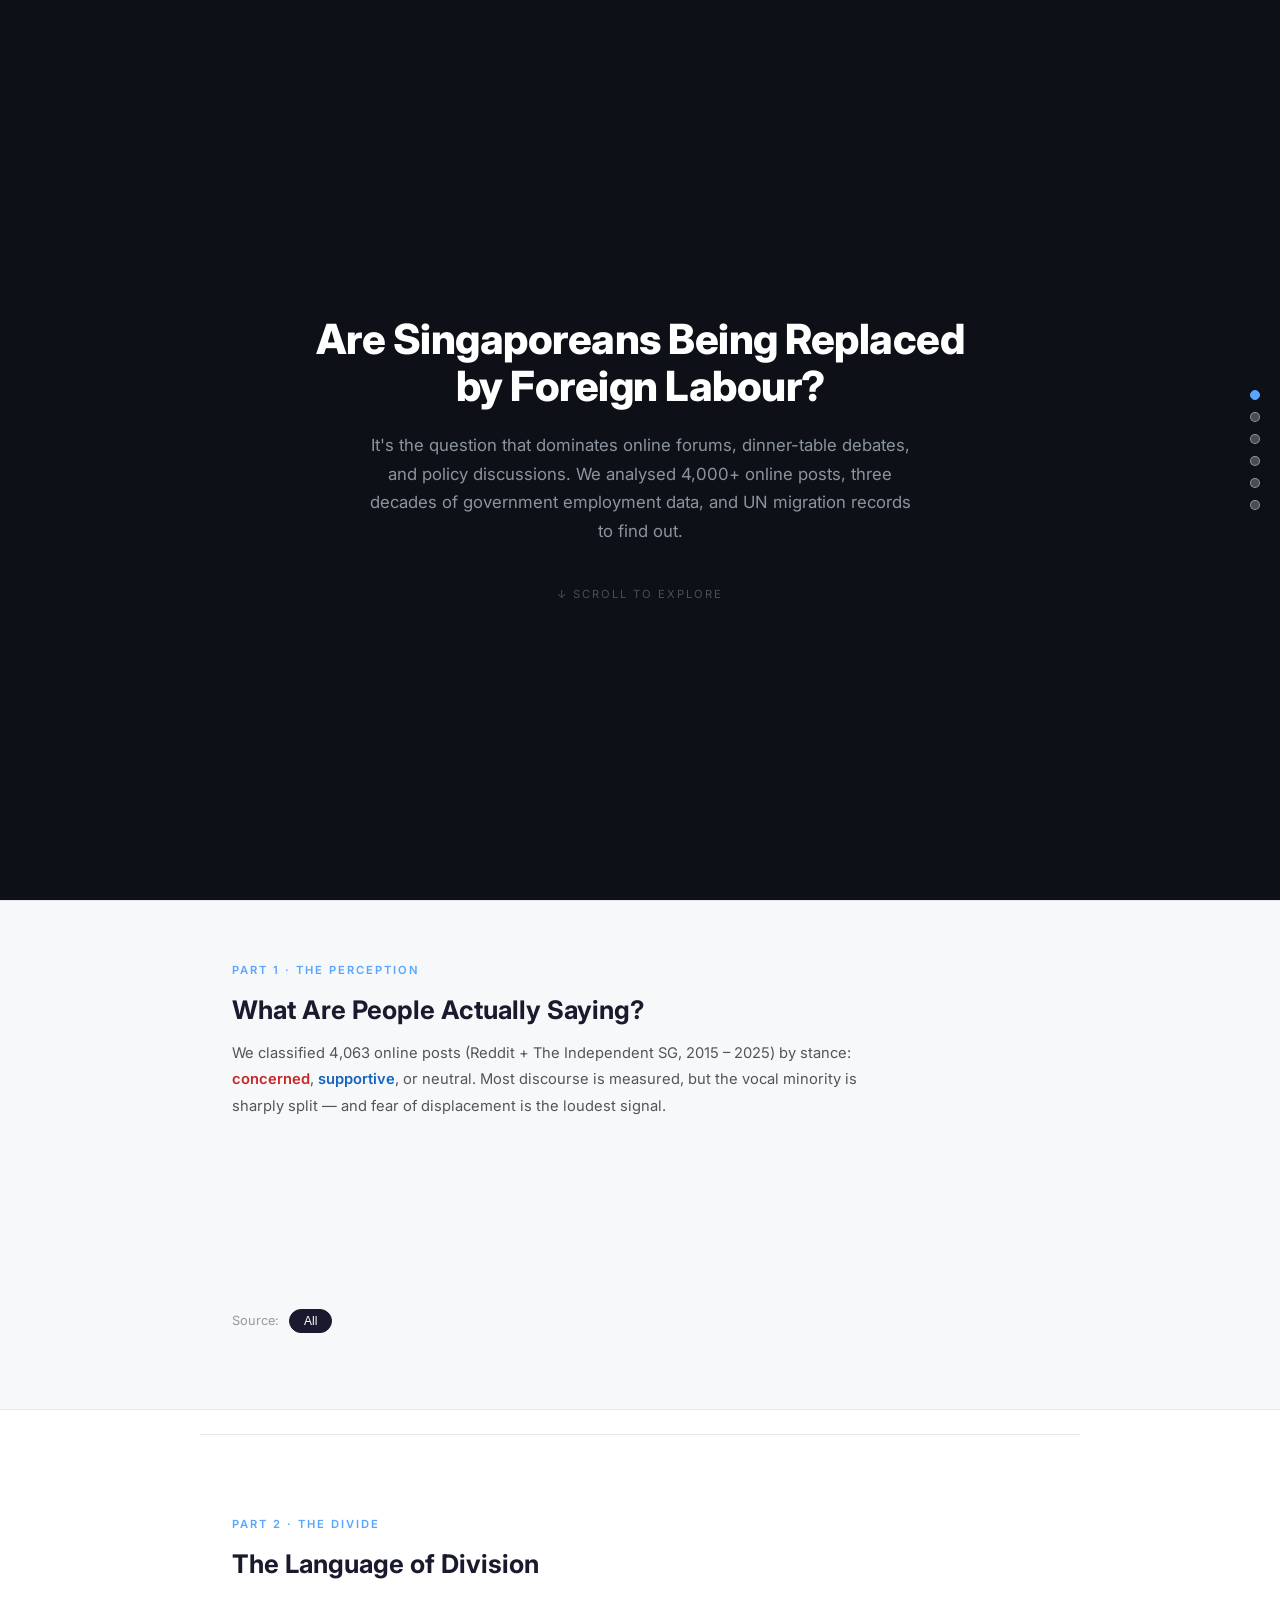
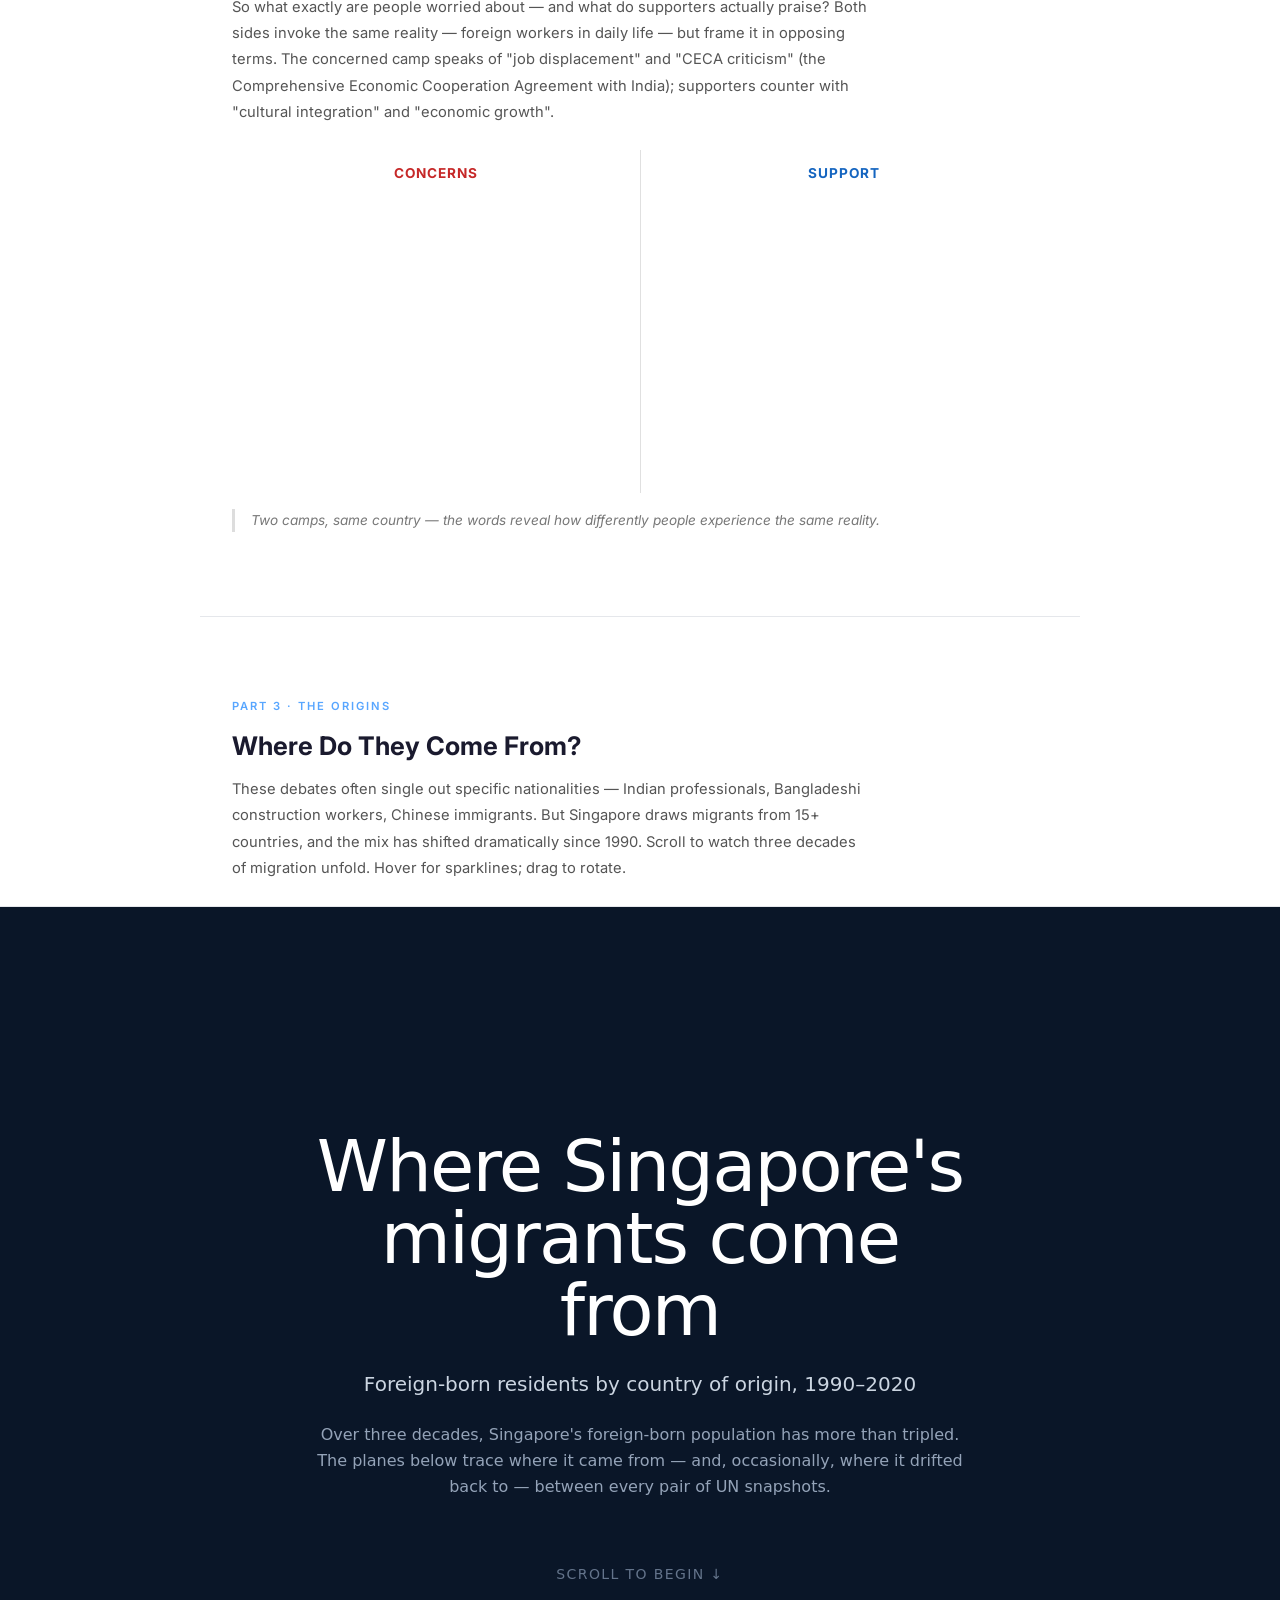
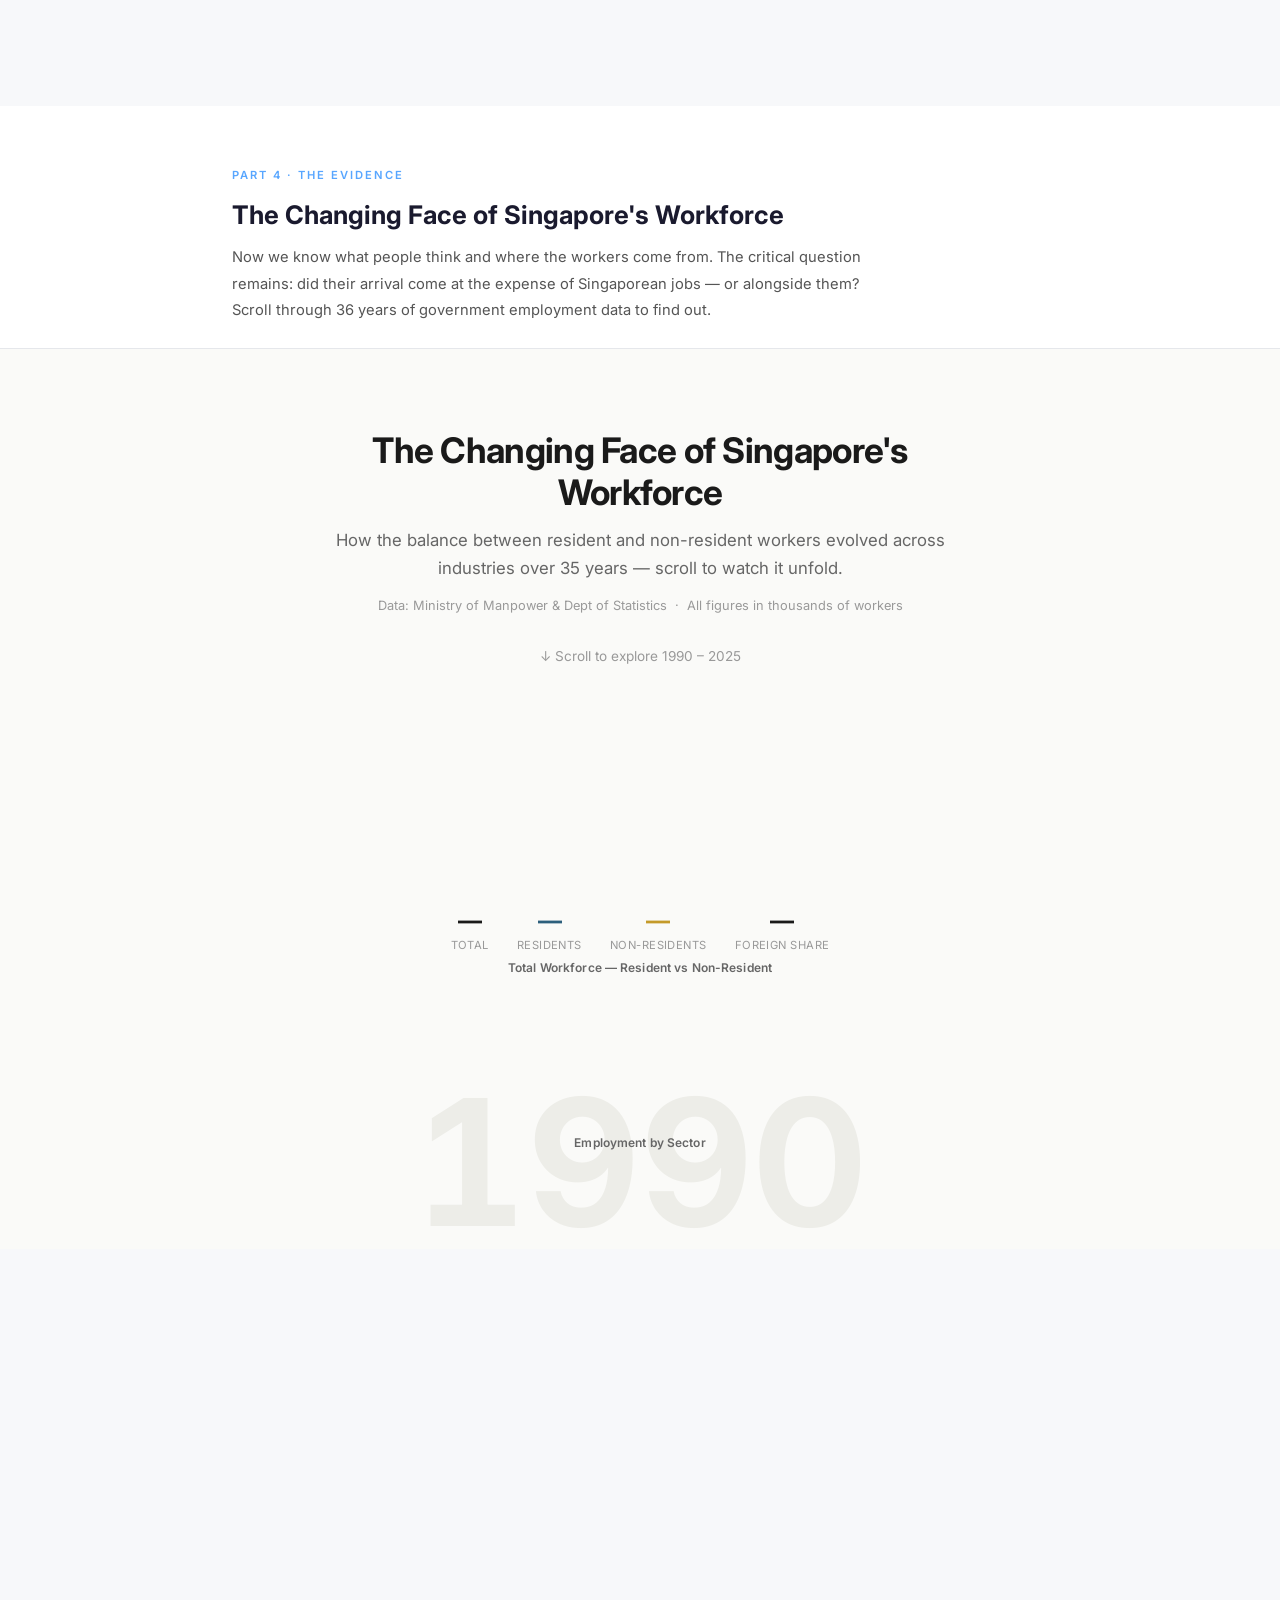
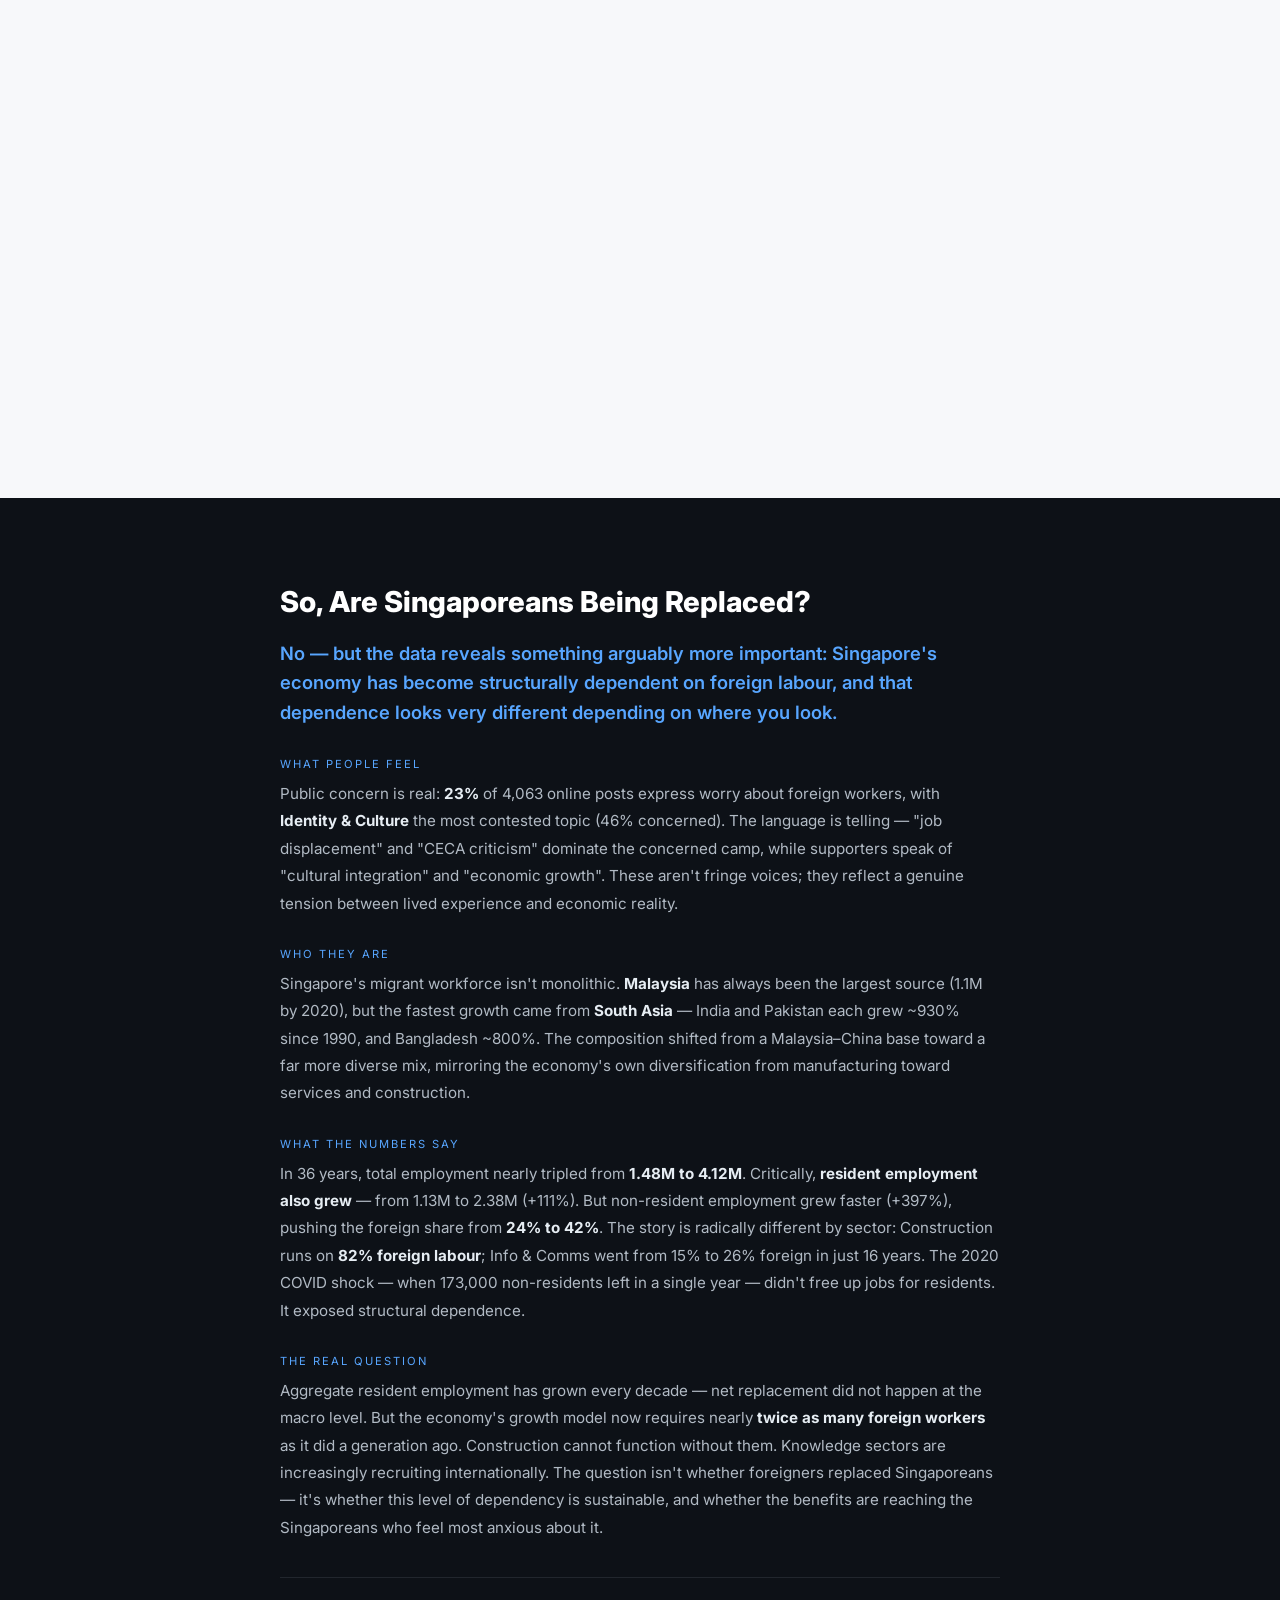
<file: index.html>
<!DOCTYPE html>
<html lang="en">
<head>
<meta charset="utf-8">
<meta name="viewport" content="width=device-width, initial-scale=1">
<title>Are Singaporeans Being Replaced by Foreign Labour?</title>
<link rel="preconnect" href="https://fonts.googleapis.com">
<link href="https://fonts.googleapis.com/css2?family=Inter:wght@300;400;500;600;700;800&display=swap" rel="stylesheet">
<script src="https://d3js.org/d3.v7.min.js"></script>
<script src="content.js"></script>
<style>
  * { margin: 0; padding: 0; box-sizing: border-box; }
  html, body {
    overscroll-behavior: none;          /* prevent browser bounce */
  }
  body {
    font-family: 'Inter', -apple-system, sans-serif;
    color: #1a1a2e;
    background: #fff;
    line-height: 1.7;
    -webkit-font-smoothing: antialiased;
  }

  /* ── HERO ── */
  .hero {
    min-height: 100vh;
    display: flex;
    flex-direction: column;
    align-items: center;
    justify-content: center;
    background: #0d1117;
    color: #e6edf3;
    text-align: center;
    padding: 60px 24px;
  }
  .hero-overline {
    font-size: 0.7rem;
    letter-spacing: 3px;
    text-transform: uppercase;
    color: #58a6ff;
    margin-bottom: 20px;
  }
  .hero h1 {
    font-size: 2.6rem;
    font-weight: 800;
    line-height: 1.15;
    color: #fff;
    margin-bottom: 20px;
    letter-spacing: -0.5px;
    max-width: 700px;
  }
  .hero .subtitle {
    font-size: 1.05rem;
    color: #8b949e;
    max-width: 560px;
    line-height: 1.7;
    margin-bottom: 40px;
  }
  .scroll-cue {
    font-size: 0.7rem;
    letter-spacing: 2px;
    text-transform: uppercase;
    color: #484f58;
    animation: pulse 2s ease infinite;
  }
  @keyframes pulse { 0%,100% { opacity: 0.4; } 50% { opacity: 1; } }

  /* ── NAV DOTS ── */
  .nav-dots {
    position: fixed;
    right: 20px;
    top: 50%;
    transform: translateY(-50%);
    display: flex;
    flex-direction: column;
    gap: 12px;
    z-index: 200;
  }
  .nav-dot {
    width: 10px; height: 10px;
    border-radius: 50%;
    background: rgba(255,255,255,0.25);
    border: 1.5px solid rgba(255,255,255,0.4);
    cursor: pointer;
    transition: all 0.2s;
    position: relative;
  }
  .nav-dot.active { background: #58a6ff; border-color: #58a6ff; }
  .nav-dot::after {
    content: attr(data-label);
    position: absolute;
    right: 18px;
    top: 50%;
    transform: translateY(-50%);
    font-size: 0.65rem;
    color: #8b949e;
    white-space: nowrap;
    opacity: 0;
    transition: opacity 0.2s;
    pointer-events: none;
    background: rgba(13,17,23,0.85);
    padding: 2px 8px;
    border-radius: 4px;
  }
  .nav-dot:hover::after { opacity: 1; }

  /* ── SECTION HEADERS ── */
  .section-header {
    max-width: 880px;
    margin: 0 auto;
    padding: 60px 32px 24px;
  }
  .viz-section + .viz-section .section-header,
  .viz-section + .section-header {
    padding-top: 80px;
    border-top: 1px solid #e5e7eb;
    margin-top: 24px;
  }
  .section-num {
    font-size: 0.7rem;
    letter-spacing: 2px;
    text-transform: uppercase;
    color: #58a6ff;
    font-weight: 600;
    margin-bottom: 8px;
  }
  .section-header h2 {
    font-size: 1.6rem;
    font-weight: 700;
    color: #1a1a2e;
    margin-bottom: 8px;
  }
  .section-header p {
    font-size: 0.92rem;
    color: #555;
    max-width: 640px;
    line-height: 1.8;
  }

  /* ── SCROLL-SYNCED IFRAME SECTIONS ── */
  .scroll-section {
    position: relative;
    border-top: 1px solid #e5e7eb;
  }
  .scroll-section:nth-child(even) { background: #f7f8fa; }
  .scroll-section .iframe-sticky {
    position: sticky;
    top: 0;
    height: 100vh;
    width: 100%;
    z-index: 1;
  }
  .scroll-section .iframe-sticky iframe {
    width: 100%;
    height: 100%;
    border: none;
    display: block;
  }
  /* ── INLINE D3 CHART SECTIONS ── */
  .viz-section {
    position: relative;
    border-top: 1px solid #e5e7eb;
  }
  .viz-section:nth-child(odd) { background: #f7f8fa; }

  .chart-area {
    max-width: 880px;
    margin: 0 auto;
    padding: 0 32px 60px;
  }
  .chart-container { width: 100%; overflow-x: auto; }
  .chart-container svg { width: 100%; display: block; }

  /* Stance chart filter controls */
  #filter-controls {
    display: flex;
    align-items: center;
    gap: 10px;
    margin-top: 16px;
    flex-wrap: wrap;
  }
  .filter-label { font-size: 0.8rem; color: #999; }
  .button-group { display: flex; gap: 4px; flex-wrap: wrap; }
  .filter-btn {
    padding: 4px 14px;
    border: 1px solid #e0e0e0;
    border-radius: 16px;
    background: #fff;
    font-size: 0.75rem;
    font-weight: 500;
    color: #666;
    cursor: pointer;
    transition: all 0.2s;
  }
  .filter-btn:hover { border-color: #1a1a2e; color: #1a1a2e; }
  .filter-btn.active { background: #1a1a2e; color: #fff; border-color: #1a1a2e; }

  .chart-insight {
    font-size: 0.85rem;
    color: #777;
    font-style: italic;
    margin-top: 16px;
    padding-left: 16px;
    border-left: 3px solid #ddd;
  }

  /* Word cloud pair */
  .cloud-pair {
    display: grid;
    grid-template-columns: 1fr 1px 1fr;
    gap: 0;
    min-height: 320px;
  }
  .cloud-side { padding: 12px 0; }
  .cloud-side h3 {
    text-align: center;
    font-size: 0.85rem;
    font-weight: 700;
    letter-spacing: 1px;
    text-transform: uppercase;
    margin-bottom: 8px;
  }
  .cloud-anti h3 { color: #c62828; }
  .cloud-pro h3 { color: #1565c0; }
  .cloud-divider { background: #e0e0e0; }
  .cloud-side svg { width: 100%; height: 280px; }
  .inline-anti { color: #c62828; font-weight: 600; }
  .inline-pro { color: #1565c0; font-weight: 600; }

  /* ── TOOLTIP ── */
  .tooltip {
    position: fixed;
    background: #fff;
    border: 1px solid #e0e0e0;
    border-radius: 8px;
    padding: 12px 16px;
    box-shadow: 0 8px 24px rgba(0,0,0,0.08);
    pointer-events: none;
    z-index: 500;
    max-width: 300px;
    font-size: 0.82rem;
    transition: opacity 0.15s;
  }
  .tooltip.hidden { opacity: 0; pointer-events: none; }
  .tooltip-header { display: flex; justify-content: space-between; align-items: center; margin-bottom: 6px; }
  .tooltip-topic { font-weight: 700; font-size: 0.9rem; }
  .tooltip-stance { padding: 2px 8px; border-radius: 3px; font-size: 0.65rem; font-weight: 700; text-transform: uppercase; }
  .tooltip-stance.anti { background: #fde0dc; color: #c62828; }
  .tooltip-stance.pro { background: #dceefb; color: #1565c0; }
  .tooltip-count { font-size: 0.78rem; color: #888; margin-bottom: 4px; }
  .tooltip-quote { font-size: 0.75rem; color: #999; font-style: italic; border-top: 1px solid #f0f0f0; padding-top: 6px; }

  /* ── FOOTER ── */
  footer {
    background: #0d1117;
    color: #484f58;
    text-align: center;
    padding: 32px 24px;
    font-size: 0.75rem;
    letter-spacing: 0.5px;
  }

  /* ── CONCLUSION ── */
  .conclusion {
    background: #0d1117;
    color: #e6edf3;
    padding: 80px 24px 60px;
  }
  .conclusion-inner {
    max-width: 720px;
    margin: 0 auto;
  }
  .conclusion h2 {
    font-size: 1.8rem;
    font-weight: 800;
    margin-bottom: 12px;
    color: #fff;
  }
  .conclusion .answer {
    font-size: 1.15rem;
    font-weight: 600;
    color: #58a6ff;
    margin-bottom: 28px;
    line-height: 1.6;
  }
  .conclusion p {
    font-size: 0.95rem;
    line-height: 1.8;
    color: #b1bac4;
    margin-bottom: 18px;
  }
  .conclusion .evidence-label {
    font-size: 0.7rem;
    text-transform: uppercase;
    letter-spacing: 2px;
    color: #58a6ff;
    margin-bottom: 6px;
    margin-top: 28px;
  }
  .conclusion strong { color: #e6edf3; }
  .conclusion .closing {
    margin-top: 36px;
    padding-top: 28px;
    border-top: 1px solid #21262d;
    font-style: italic;
    color: #8b949e;
  }

  /* ── RESPONSIVE ── */
  @media (max-width: 640px) {
    .hero h1 { font-size: 1.6rem; }
    .cloud-pair { grid-template-columns: 1fr; }
    .cloud-divider { height: 1px; width: 100%; }
    .nav-dots { display: none; }
  }
</style>
</head>
<body>

<!-- ═══════ NAV DOTS ═══════ -->
<nav class="nav-dots">
  <div class="nav-dot active" data-label="Top" onclick="document.getElementById('hero-section').scrollIntoView({behavior:'smooth'})"></div>
  <div class="nav-dot" data-label="Perception" onclick="document.getElementById('sec-stance').scrollIntoView({behavior:'smooth'})"></div>
  <div class="nav-dot" data-label="Divide" onclick="document.getElementById('sec-clouds').scrollIntoView({behavior:'smooth'})"></div>
  <div class="nav-dot" data-label="Origins" onclick="document.getElementById('hdr-globe').scrollIntoView({behavior:'smooth'})"></div>
  <div class="nav-dot" data-label="Evidence" onclick="document.getElementById('hdr-labor').scrollIntoView({behavior:'smooth'})"></div>
  <div class="nav-dot" data-label="Conclusion" onclick="document.getElementById('sec-conclusion').scrollIntoView({behavior:'smooth'})"></div>
</nav>

<!-- ═══════ HERO ═══════ -->
<section class="hero" id="hero-section">
  <div class="hero-overline" id="txt-hero-overline"></div>
  <h1 id="txt-hero-title"></h1>
  <p class="subtitle" id="txt-hero-subtitle"></p>
  <div class="scroll-cue" id="txt-hero-cue"></div>
</section>

<!-- ═══════ VIZ 1: STANCE CHART — inline D3 ═══════ -->
<section class="viz-section" id="sec-stance">
  <div class="section-header">
    <div class="section-num" id="txt-stance-num"></div>
    <h2 id="txt-stance-title"></h2>
    <p id="txt-stance-desc"></p>
  </div>
  <div class="chart-area">
    <div class="chart-container"><svg id="stance-chart"></svg></div>
    <div id="filter-controls">
      <span class="filter-label">Source:</span>
      <div class="button-group" id="source-filters">
        <button class="filter-btn active" data-source="all">All</button>
      </div>
    </div>
    <p class="chart-insight" id="insight-stance"></p>
  </div>
</section>

<!-- ═══════ VIZ 2: WORD CLOUDS — inline D3 ═══════ -->
<section class="viz-section" id="sec-clouds">
  <div class="section-header">
    <div class="section-num" id="txt-clouds-num"></div>
    <h2 id="txt-clouds-title"></h2>
    <p id="txt-clouds-desc"></p>
  </div>
  <div class="chart-area">
    <div class="cloud-pair">
      <div class="cloud-side cloud-anti">
        <h3 id="txt-clouds-anti"></h3>
        <svg id="cloud-anti"></svg>
      </div>
      <div class="cloud-divider"></div>
      <div class="cloud-side cloud-pro">
        <h3 id="txt-clouds-pro"></h3>
        <svg id="cloud-pro"></svg>
      </div>
    </div>
    <p class="chart-insight">Two camps, same country — the words reveal how differently people experience the same reality.</p>
  </div>
</section>

<!-- ═══════ VIZ 3: GLOBE — scroll-synced iframe ═══════ -->
<div class="section-header" id="hdr-globe">
  <div class="section-num" id="txt-globe-num"></div>
  <h2 id="txt-globe-title"></h2>
  <p id="txt-globe-desc"></p>
</div>
<section class="scroll-section" id="sec-globe" style="height: 800vh;">
  <div class="iframe-sticky">
    <iframe id="iframe-globe" src="src/globe/index.html" loading="lazy"></iframe>
  </div>
</section>

<!-- ═══════ VIZ 4: LABOR SHARE — scroll-synced iframe ═══════ -->
<div class="section-header" id="hdr-labor">
  <div class="section-num" id="txt-labor-num"></div>
  <h2 id="txt-labor-title"></h2>
  <p id="txt-labor-desc"></p>
</div>
<section class="scroll-section" id="sec-labor" style="height: 550vh;">
  <div class="iframe-sticky">
    <iframe id="iframe-labor" src="src/labor-share.html" loading="lazy"></iframe>
  </div>
</section>

<!-- ═══════ CONCLUSION ═══════ -->
<section class="conclusion" id="sec-conclusion">
  <div class="conclusion-inner">
    <h2 id="txt-conclusion-title"></h2>
    <div class="answer" id="txt-conclusion-answer"></div>

    <div class="evidence-label" id="txt-conclusion-ev1-label"></div>
    <p id="txt-conclusion-ev1"></p>

    <div class="evidence-label" id="txt-conclusion-ev2-label"></div>
    <p id="txt-conclusion-ev2"></p>

    <div class="evidence-label" id="txt-conclusion-ev3-label"></div>
    <p id="txt-conclusion-ev3"></p>

    <div class="evidence-label" id="txt-conclusion-ev4-label"></div>
    <p id="txt-conclusion-ev4"></p>

    <p class="closing" id="txt-conclusion-closing"></p>
  </div>
</section>

<!-- ═══════ FOOTER ═══════ -->
<footer id="txt-footer"></footer>

<!-- ═══════ TOOLTIP ═══════ -->
<div id="tooltip" class="tooltip hidden">
  <div class="tooltip-header">
    <span class="tooltip-topic"></span>
    <span class="tooltip-stance"></span>
  </div>
  <div class="tooltip-count"></div>
  <div class="tooltip-quote" style="display:none"></div>
</div>

<!-- ═══════ SCRIPTS ═══════ -->
<script>
// ── Inject text from content.js ──
(function injectContent() {
  const C = CONTENT;
  const set = (id, html) => { const el = document.getElementById(id); if (el) el.innerHTML = html; };

  set("txt-hero-overline", C.hero.overline);
  set("txt-hero-title",    C.hero.title);
  set("txt-hero-subtitle", C.hero.subtitle);
  set("txt-hero-cue",      C.hero.scrollCue);

  set("txt-labor-num",   C.laborShare.num);
  set("txt-labor-title", C.laborShare.title);
  set("txt-labor-desc",  C.laborShare.desc);

  set("txt-globe-num",   C.globe.num);
  set("txt-globe-title", C.globe.title);
  set("txt-globe-desc",  C.globe.desc);

  set("txt-stance-num",   C.stance.num);
  set("txt-stance-title", C.stance.title);
  set("txt-stance-desc",  C.stance.desc);

  set("txt-clouds-num",   C.clouds.num);
  set("txt-clouds-title", C.clouds.title);
  set("txt-clouds-desc",  C.clouds.desc);
  set("txt-clouds-anti",  C.clouds.labelAnti);
  set("txt-clouds-pro",   C.clouds.labelPro);

  set("txt-conclusion-title",    C.conclusion.title);
  set("txt-conclusion-answer",   C.conclusion.answer);
  set("txt-conclusion-ev1-label", C.conclusion.ev1Label);
  set("txt-conclusion-ev1",      C.conclusion.ev1);
  set("txt-conclusion-ev2-label", C.conclusion.ev2Label);
  set("txt-conclusion-ev2",      C.conclusion.ev2);
  set("txt-conclusion-ev3-label", C.conclusion.ev3Label);
  set("txt-conclusion-ev3",      C.conclusion.ev3);
  set("txt-conclusion-ev4-label", C.conclusion.ev4Label);
  set("txt-conclusion-ev4",      C.conclusion.ev4);
  set("txt-conclusion-closing",  C.conclusion.closing);

  set("txt-footer", C.footer);

  document.title = C.hero.title;
})();

// ── Wheel/touch interception for iframe scroll-sections ──
// Attach wheel listener INSIDE same-origin iframes to forward scroll to parent.
// This avoids overlay divs that would block clicks/hover/drag on the viz.
(function() {
  const iframes = document.querySelectorAll('.scroll-section iframe');

  iframes.forEach(iframe => {
    iframe.addEventListener('load', () => {
      try {
        const iframeWin = iframe.contentWindow;
        const iframeDoc = iframe.contentDocument || iframeWin.document;

        // Capture wheel inside iframe → forward to parent scroll
        iframeDoc.addEventListener('wheel', e => {
          e.preventDefault();
          window.scrollBy(0, e.deltaY);
        }, { passive: false });

        // Capture touch inside iframe → forward to parent scroll
        let touchY = null;
        iframeDoc.addEventListener('touchstart', e => {
          touchY = e.touches[0].clientY;
        }, { passive: true });
        iframeDoc.addEventListener('touchmove', e => {
          if (touchY === null) return;
          const dy = touchY - e.touches[0].clientY;
          touchY = e.touches[0].clientY;
          e.preventDefault();
          window.scrollBy(0, dy);
        }, { passive: false });
        iframeDoc.addEventListener('touchend', () => { touchY = null; }, { passive: true });
      } catch(e) {
        // Cross-origin fallback: won't happen for local files
        console.warn('Cannot attach scroll listeners to iframe:', e);
      }
    });
  });

  // Also handle wheel on the parent document when over scroll-sections
  // (covers the sticky container area outside the iframe bounds, if any)
  const sections = document.querySelectorAll('.scroll-section');
  document.addEventListener('wheel', e => {
    for (const sec of sections) {
      const r = sec.getBoundingClientRect();
      if (r.top <= 0 && r.bottom > 0) {
        e.preventDefault();
        window.scrollBy(0, e.deltaY);
        return;
      }
    }
  }, { passive: false, capture: true });
})();

// ── Scroll-sync: parent scroll drives iframe scroll ──
function setupScrollSync(sectionId, iframeId) {
  const section = document.getElementById(sectionId);
  const iframe  = document.getElementById(iframeId);
  let maxScroll = 0;
  let ready = false;

  function measure() {
    try {
      const doc = iframe.contentDocument || iframe.contentWindow.document;
      maxScroll = doc.documentElement.scrollHeight - iframe.clientHeight;
      ready = maxScroll > 0;
    } catch(e) { ready = false; }
  }

  iframe.addEventListener("load", () => {
    measure();
    // Re-measure after a delay in case D3 charts inflate the content
    setTimeout(measure, 500);
    setTimeout(measure, 1500);
  });

  function sync() {
    if (!ready) return;
    const rect = section.getBoundingClientRect();
    const scrollable = section.offsetHeight - window.innerHeight;
    if (scrollable <= 0) return;
    const progress = Math.max(0, Math.min(1, -rect.top / scrollable));
    try {
      iframe.contentWindow.scrollTo({ top: Math.round(progress * maxScroll), behavior: 'instant' });
    } catch(e) {}
  }

  window.addEventListener("scroll", sync, { passive: true });
  window.addEventListener("resize", () => { measure(); sync(); });
}

setupScrollSync("sec-labor", "iframe-labor");
setupScrollSync("sec-globe", "iframe-globe");

// ── Tooltip ──
const Tooltip = (() => {
    let el;
    function init() { el = document.getElementById("tooltip"); }
    function show(event, d) {
        if (!el) init();
        el.querySelector(".tooltip-topic").textContent = d.topic || "";
        const s = el.querySelector(".tooltip-stance");
        s.textContent = d.stance || "";
        s.className = "tooltip-stance " + (d.stance || "");
        el.querySelector(".tooltip-count").textContent = d.detail || "";
        const q = el.querySelector(".tooltip-quote");
        if (d.quote) { q.textContent = d.quote; q.style.display = "block"; }
        else { q.style.display = "none"; }
        el.classList.remove("hidden");
        move(event);
    }
    function move(e) {
        const pad = 14;
        let x = e.clientX + pad, y = e.clientY - (el.offsetHeight / 2);
        if (x + el.offsetWidth > window.innerWidth) x = e.clientX - el.offsetWidth - pad;
        if (y < pad) y = pad;
        if (y + el.offsetHeight > window.innerHeight - pad) y = window.innerHeight - el.offsetHeight - pad;
        el.style.left = x + "px"; el.style.top = y + "px";
    }
    function hide() { if (!el) init(); el.classList.add("hidden"); }
    return { init, show, move, hide };
})();

// ── Stance Chart ──
const StanceChart = (() => {
    const C = { anti: "#c62828", pro: "#1565c0", neutral: "#ccc" };
    const margin = { top: 24, right: 70, bottom: 20, left: 160 };
    let svg, g, width, height;
    function init(selector) {
        svg = d3.select(selector);
        const w = svg.node().parentElement.getBoundingClientRect().width;
        width = w - margin.left - margin.right;
        height = 240;
        svg.attr("width", w).attr("height", height + margin.top + margin.bottom);
        g = svg.append("g").attr("transform", `translate(${margin.left},${margin.top})`);
    }
    function render(data, samplePosts) {
        g.selectAll("*").remove();
        data = data.filter(d => d.total >= 5 && d.topic !== "General");
        data.sort((a, b) => b.antiPct - a.antiPct);
        const y = d3.scaleBand().domain(data.map(d => d.topic)).range([0, height]).padding(0.3);
        const maxVal = d3.max(data, d => Math.max(d.anti, d.pro));
        const x = d3.scaleLinear().domain([0, maxVal * 1.15]).range([0, width / 2]);
        g.append("line").attr("x1", width/2).attr("x2", width/2).attr("y1",-8).attr("y2",height).attr("stroke","#e0e0e0");
        g.append("text").attr("x",width/4).attr("y",-12).attr("text-anchor","middle").style("font-size","10px").style("font-weight","600").style("fill",C.anti).text("Concerned");
        g.append("text").attr("x",width*3/4).attr("y",-12).attr("text-anchor","middle").style("font-size","10px").style("font-weight","600").style("fill",C.pro).text("Supportive");
        g.append("g").call(d3.axisLeft(y).tickSize(0).tickPadding(10)).select(".domain").remove();
        g.selectAll(".tick text").style("font-size","11px").style("font-weight","600");
        g.selectAll(".bar-a").data(data).enter().append("rect")
            .attr("x",d=>width/2-x(d.anti)).attr("y",d=>y(d.topic)).attr("width",0).attr("height",y.bandwidth())
            .attr("rx",3).attr("fill",C.anti).attr("opacity",0.8)
            .on("mouseenter",function(e,d){d3.select(this).attr("opacity",1);Tooltip.show(e,{topic:d.topic,stance:"anti",detail:`${d.anti} posts (${d.antiPct}%)`,quote:findQuote(samplePosts,d.topic,"anti")});})
            .on("mousemove",e=>Tooltip.move(e)).on("mouseleave",function(){d3.select(this).attr("opacity",0.8);Tooltip.hide();})
            .transition().duration(600).ease(d3.easeCubicOut).attr("width",d=>x(d.anti));
        g.selectAll(".bar-p").data(data).enter().append("rect")
            .attr("x",width/2).attr("y",d=>y(d.topic)).attr("width",0).attr("height",y.bandwidth())
            .attr("rx",3).attr("fill",C.pro).attr("opacity",0.8)
            .on("mouseenter",function(e,d){d3.select(this).attr("opacity",1);Tooltip.show(e,{topic:d.topic,stance:"pro",detail:`${d.pro} posts (${d.proPct}%)`,quote:findQuote(samplePosts,d.topic,"pro")});})
            .on("mousemove",e=>Tooltip.move(e)).on("mouseleave",function(){d3.select(this).attr("opacity",0.8);Tooltip.hide();})
            .transition().duration(600).ease(d3.easeCubicOut).attr("width",d=>x(d.pro));
        g.selectAll(null).data(data).enter().append("text").attr("x",d=>width/2-x(d.anti)-6).attr("y",d=>y(d.topic)+y.bandwidth()/2+4).attr("text-anchor","end").style("font-size","10px").style("font-weight","600").style("fill",C.anti).text(d=>d.anti);
        g.selectAll(null).data(data).enter().append("text").attr("x",d=>width/2+x(d.pro)+6).attr("y",d=>y(d.topic)+y.bandwidth()/2+4).style("font-size","10px").style("font-weight","600").style("fill",C.pro).text(d=>d.pro);
        const totalN=data.reduce((s,d)=>s+d.total,0);
        g.append("text").attr("x",width/2).attr("y",height+14).attr("text-anchor","middle").style("font-size","9px").style("fill","#bbb").text(`Based on ${totalN.toLocaleString()} posts${totalN<100?" (small sample)":""}`);
    }
    function findQuote(posts,topic,stance){if(!posts)return"";const m=posts.filter(p=>p.topic===topic&&p.stance===stance);return m.length?`"${m[Math.floor(Math.random()*m.length)].text}"`:""}
    return { init, render };
})();

// ── Word Clouds ──
const ThemeClouds = (() => {
    function render(antiSel, proSel, data) {
        if (!data || !data.anti || !data.pro) return;
        renderCloud(antiSel, data.anti, "#c62828");
        renderCloud(proSel, data.pro, "#1565c0");
    }
    function renderCloud(selector, words, color) {
        const svg = d3.select(selector);
        const w = svg.node().parentElement.getBoundingClientRect().width;
        const h = 280;
        svg.attr("width", w).attr("height", h);
        const maxC = d3.max(words, d => d.count), minC = d3.min(words, d => d.count);
        const fontSize = d3.scaleLinear().domain([minC, maxC]).range([11, 26]);
        const opacity = d3.scaleLinear().domain([minC, maxC]).range([0.4, 1]);
        const cx = w / 2, cy = h / 2;
        const nodes = words.map(d => ({ text: d.theme, count: d.count, size: fontSize(d.count), x: cx + (Math.random()-0.5)*w*0.4, y: cy + (Math.random()-0.5)*h*0.4 }));
        const sim = d3.forceSimulation(nodes).force("x",d3.forceX(cx).strength(0.04)).force("y",d3.forceY(cy).strength(0.04)).force("collide",d3.forceCollide(d=>d.size*2.2)).stop();
        for (let i = 0; i < 120; i++) sim.tick();
        svg.selectAll("text").data(nodes).enter().append("text")
            .attr("x",d=>d.x).attr("y",d=>d.y).attr("text-anchor","middle").attr("dominant-baseline","middle")
            .style("font-size",d=>d.size+"px").style("font-weight",d=>d.count>maxC*0.5?"700":"400")
            .style("fill",color).style("opacity",d=>opacity(d.count)).style("cursor","default").text(d=>d.text)
            .on("mouseenter",function(e,d){d3.select(this).style("opacity",1).style("font-weight","800");Tooltip.show(e,{topic:d.text,stance:color==="#c62828"?"anti":"pro",detail:`Mentioned in ${d.count} posts`});})
            .on("mousemove",e=>Tooltip.move(e))
            .on("mouseleave",function(e,d){d3.select(this).style("opacity",opacity(d.count)).style("font-weight",d.count>maxC*0.5?"700":"400");Tooltip.hide();});
    }
    return { render };
})();

// ── Main: load sentiment data, render inline charts ──
(async function main() {
    try {
        const data = await d3.json("src/sentiment/viz_data.json");
        if (!data || !data.perception) return;
        Tooltip.init();

        const topics = data.perception.byTopic.filter(t => t.total >= 5 && t.topic !== "General");
        const topAnti = [...topics].sort((a, b) => b.antiPct - a.antiPct)[0];
        if (topAnti) {
            const el = document.getElementById("insight-stance");
            if (el) el.textContent = `"${topAnti.topic}" has the highest concern at ${topAnti.antiPct}% — the most contested topic in online discourse.`;
        }

        // Source filters
        const container = document.getElementById("source-filters");
        const labels = { reddit: "Reddit", independent_sg: "Independent SG" };
        data.meta.sources.forEach(src => {
            const btn = document.createElement("button");
            btn.className = "filter-btn"; btn.dataset.source = src;
            btn.textContent = labels[src] || src;
            container.appendChild(btn);
        });
        container.querySelectorAll(".filter-btn").forEach(btn => {
            btn.addEventListener("click", () => {
                container.querySelectorAll(".filter-btn").forEach(b => b.classList.remove("active"));
                btn.classList.add("active");
                const src = btn.dataset.source;
                let filtered;
                if (src === "all") { filtered = data.perception.byTopic; }
                else {
                    const raw = data.perception.byTopicAndSource.filter(d => d.source === src);
                    const map = {};
                    raw.forEach(d => { if (!map[d.topic]) map[d.topic]={topic:d.topic,anti:0,pro:0,neutral:0,total:0}; map[d.topic].anti+=d.anti;map[d.topic].pro+=d.pro;map[d.topic].neutral+=d.neutral;map[d.topic].total+=d.total; });
                    filtered = Object.values(map).map(d => ({...d, antiPct:d.total?+(d.anti/d.total*100).toFixed(1):0, proPct:d.total?+(d.pro/d.total*100).toFixed(1):0}));
                }
                d3.select("#stance-chart").selectAll("*").remove();
                StanceChart.init("#stance-chart");
                StanceChart.render(filtered.filter(t=>t.total>=5&&t.topic!=="General"), data.perception.samplePosts);
            });
        });

        // Scroll-triggered rendering for inline charts
        const rendered = new Set();
        const observer = new IntersectionObserver(entries => {
            entries.forEach(e => {
                if (e.isIntersecting && !rendered.has(e.target.id)) {
                    rendered.add(e.target.id);
                    if (e.target.id === "sec-stance") { StanceChart.init("#stance-chart"); StanceChart.render(topics, data.perception.samplePosts); }
                    if (e.target.id === "sec-clouds" && data.perception.themes) { ThemeClouds.render("#cloud-anti", "#cloud-pro", data.perception.themes); }
                }
            });
        }, { threshold: 0.15 });
        document.querySelectorAll(".viz-section").forEach(s => observer.observe(s));
    } catch (err) { console.error("Failed to load sentiment data:", err); }
})();

// ── Nav dot tracking ──
(function() {
    const dots = document.querySelectorAll(".nav-dot");
    const sections = ["hero-section", "sec-stance", "sec-clouds", "hdr-globe", "hdr-labor", "sec-conclusion"];
    const observer = new IntersectionObserver(entries => {
        entries.forEach(e => {
            if (e.isIntersecting) {
                const idx = sections.indexOf(e.target.id);
                if (idx >= 0) { dots.forEach(d => d.classList.remove("active")); dots[idx].classList.add("active"); }
            }
        });
    }, { threshold: 0.2 });
    sections.forEach(id => { const el = document.getElementById(id); if (el) observer.observe(el); });
})();
</script>
</body>
</html>
</file>
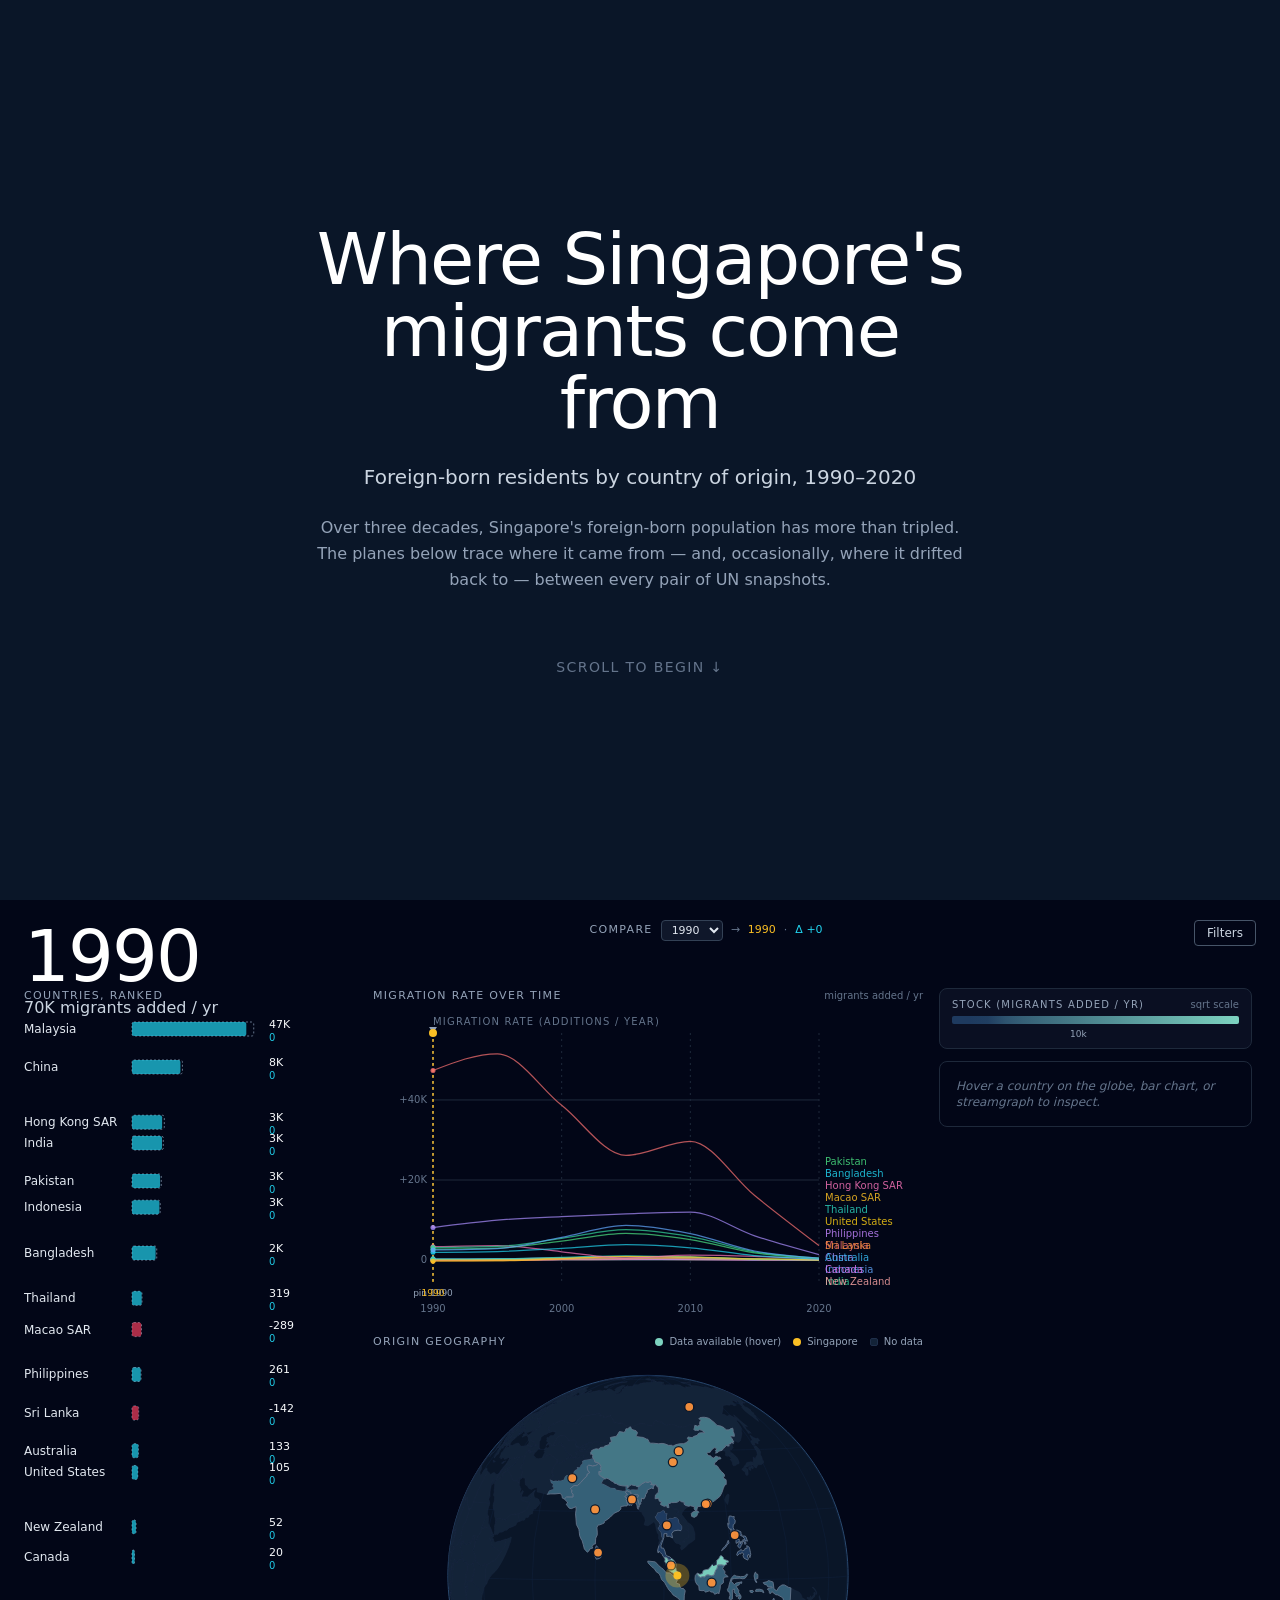
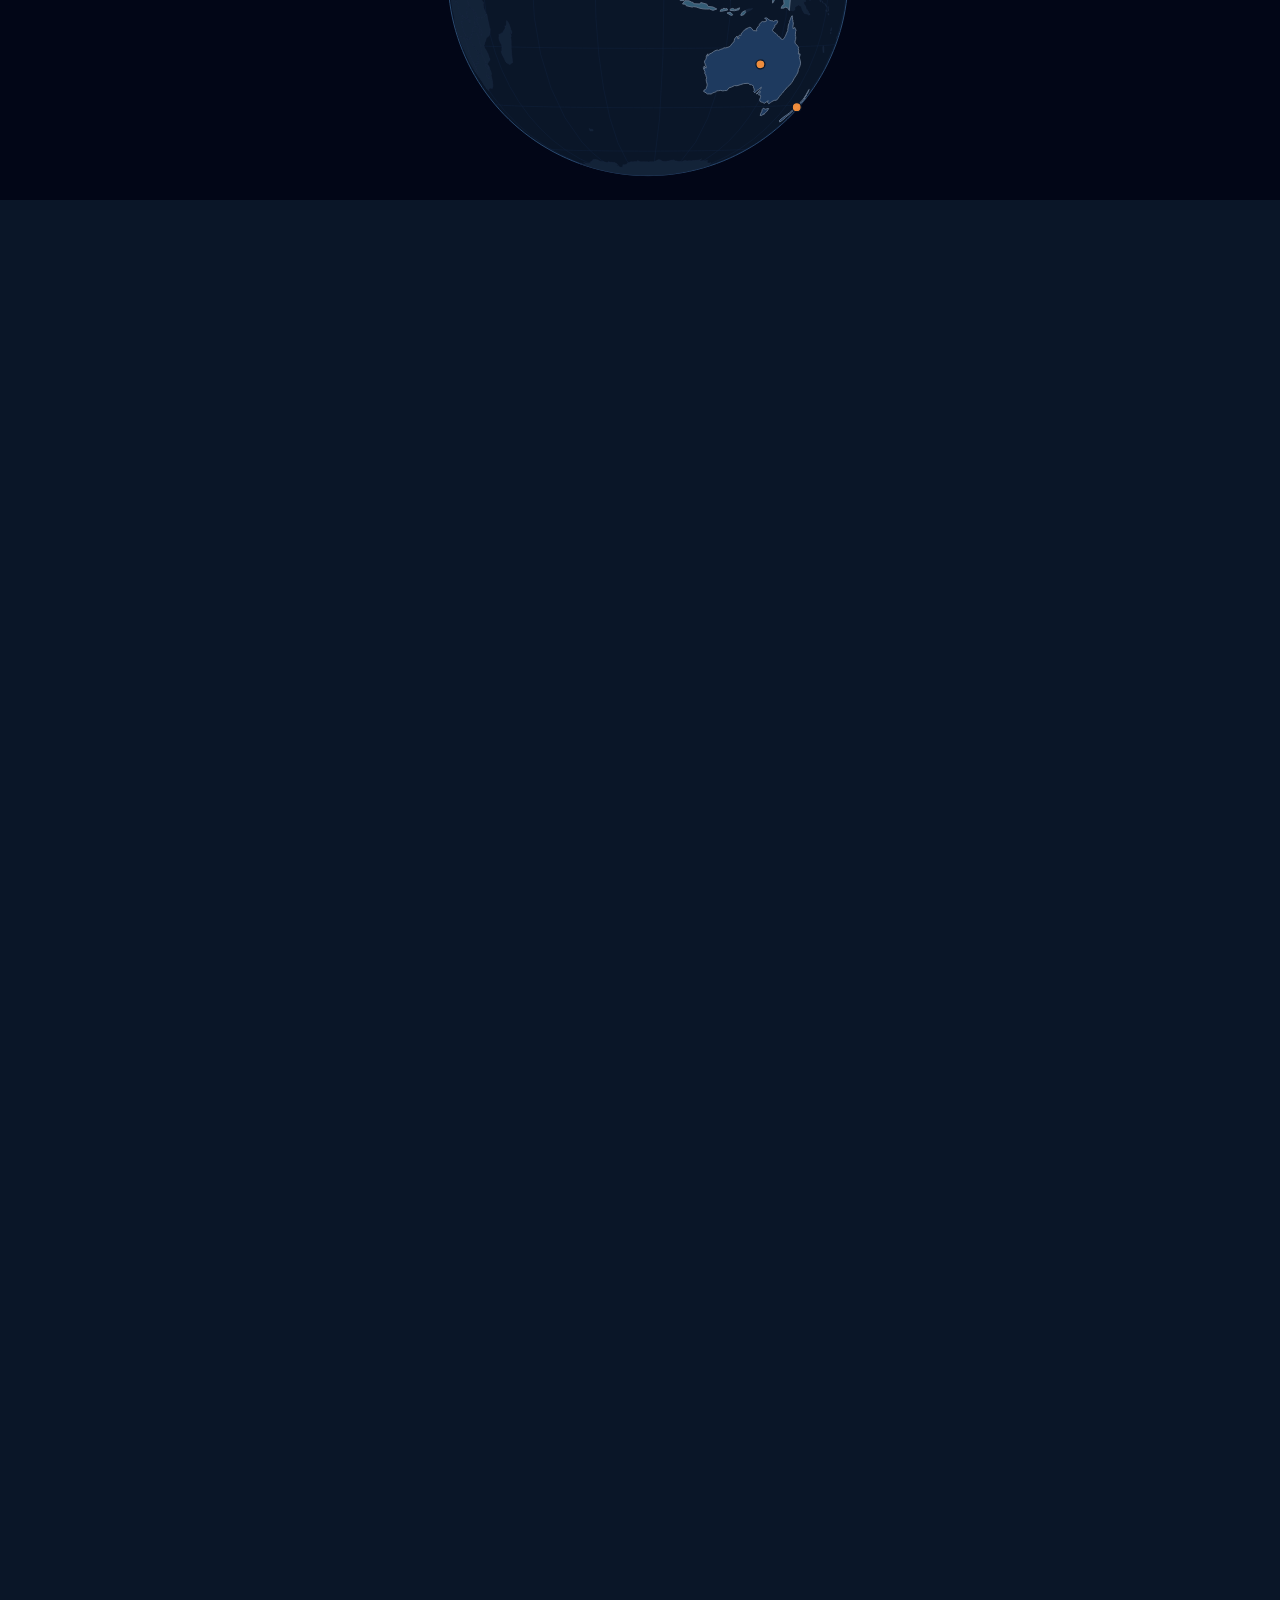
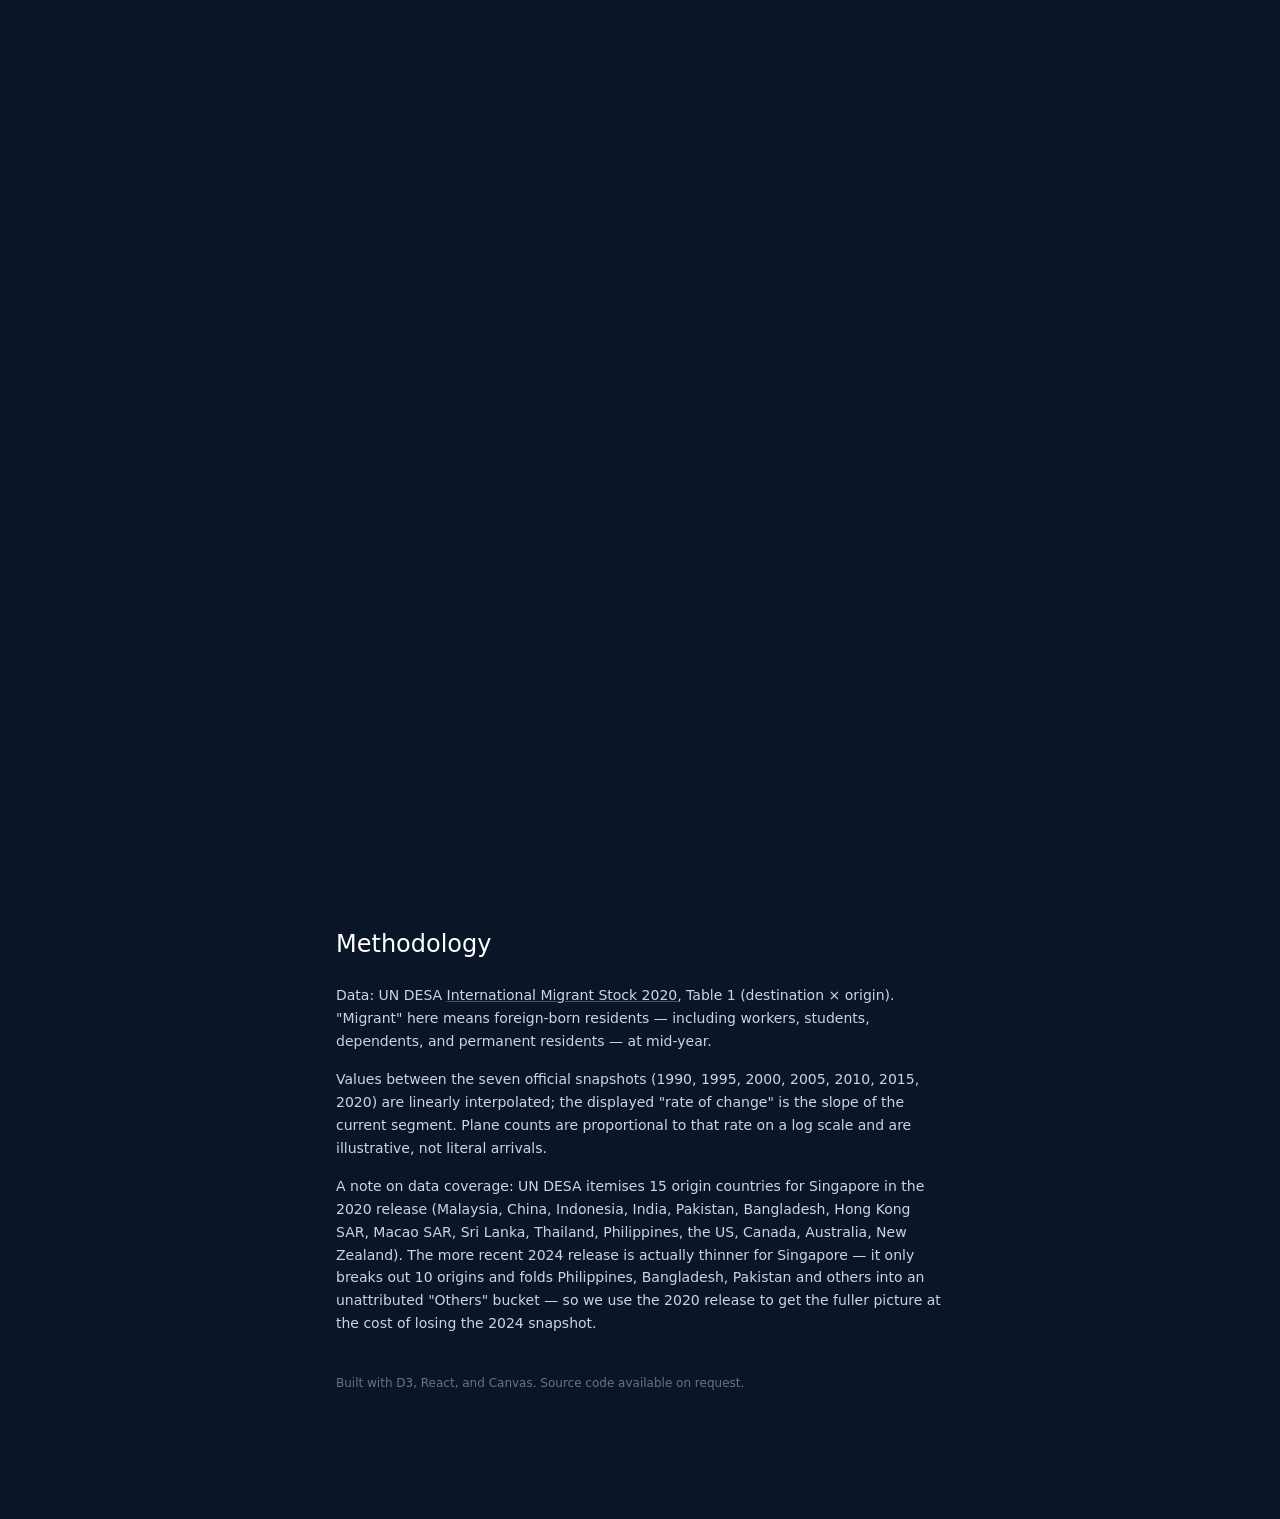
<file: src/globe/index.html>
<!doctype html>
<html lang="en">
  <head>
    <meta charset="UTF-8" />
    <link rel="icon" type="image/svg+xml" href="./favicon.svg" />
    <meta name="viewport" content="width=device-width, initial-scale=1.0" />
    <title>cs5346-globe</title>
    <script type="module" crossorigin src="./assets/index-EHTCSxdF.js"></script>
    <link rel="stylesheet" crossorigin href="./assets/index-Bf5vo83t.css">
  </head>
  <body>
    <div id="root"></div>
  </body>
</html>
</file>
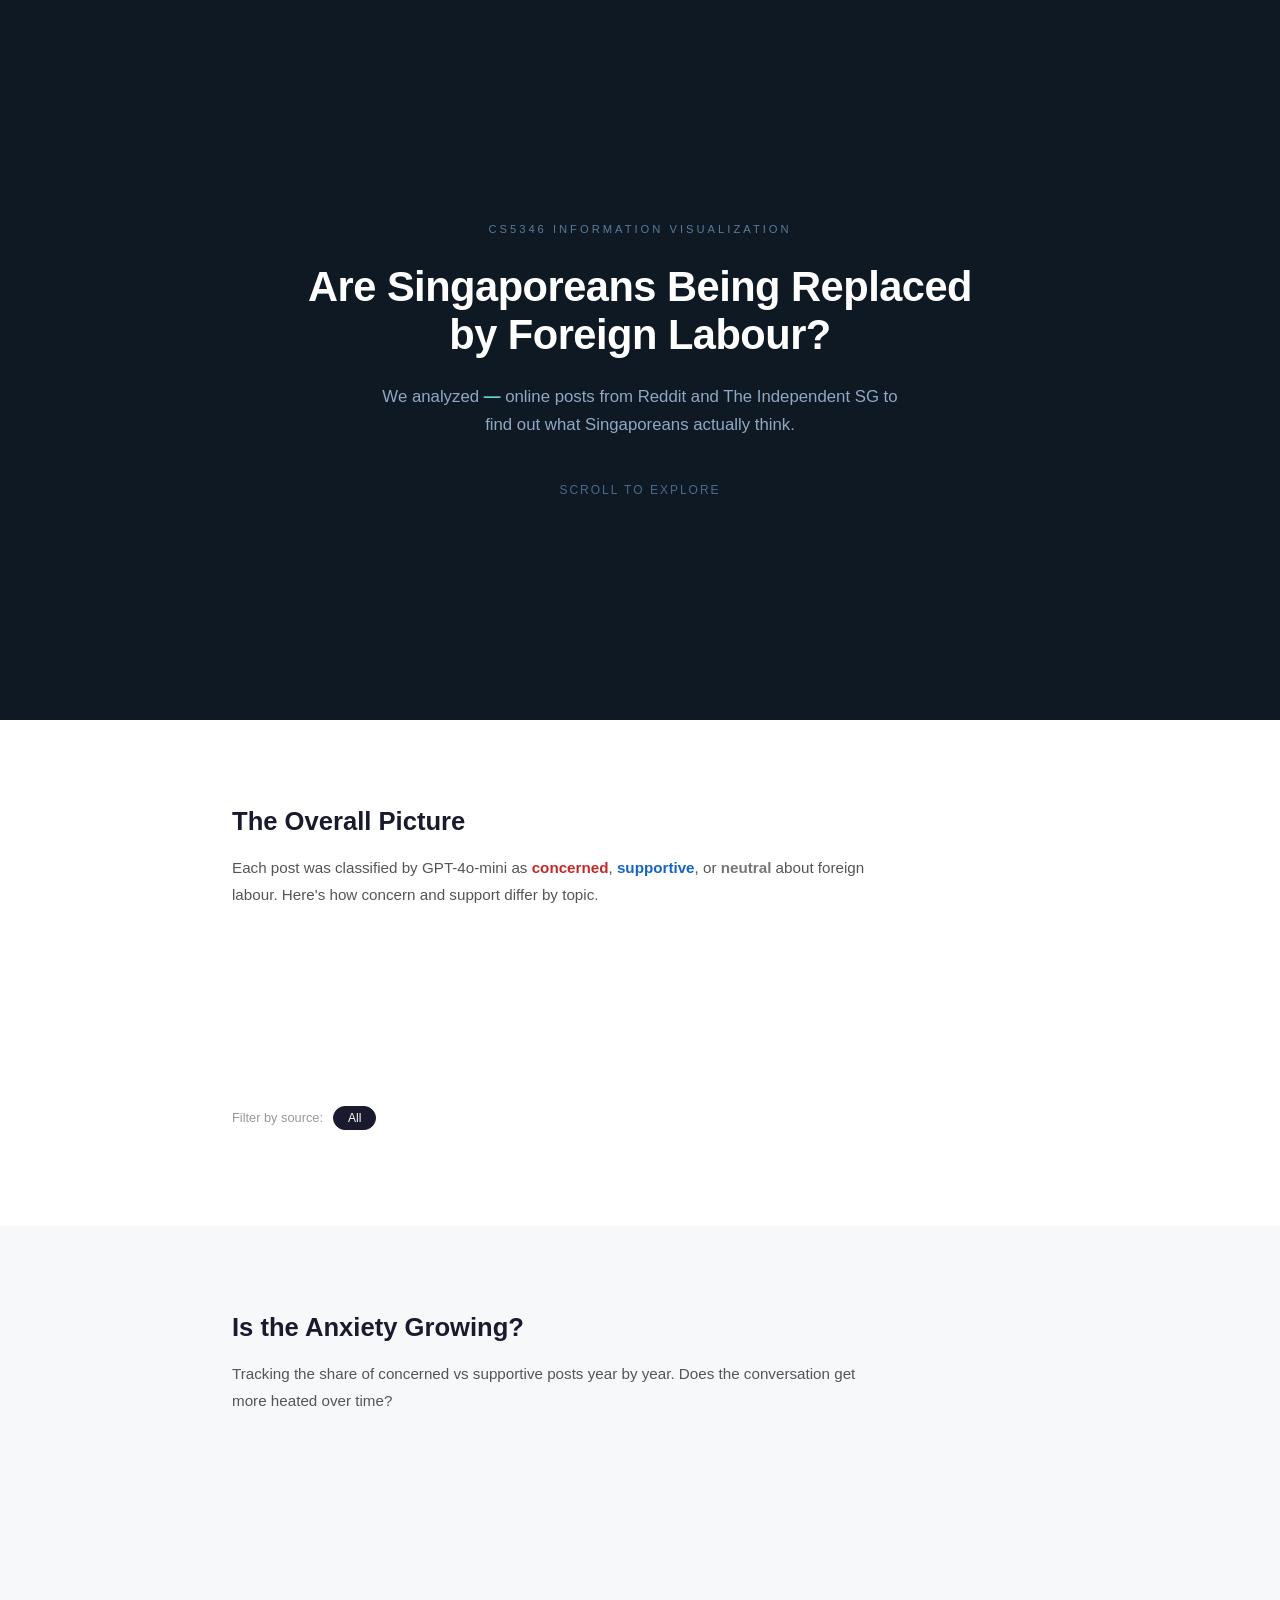
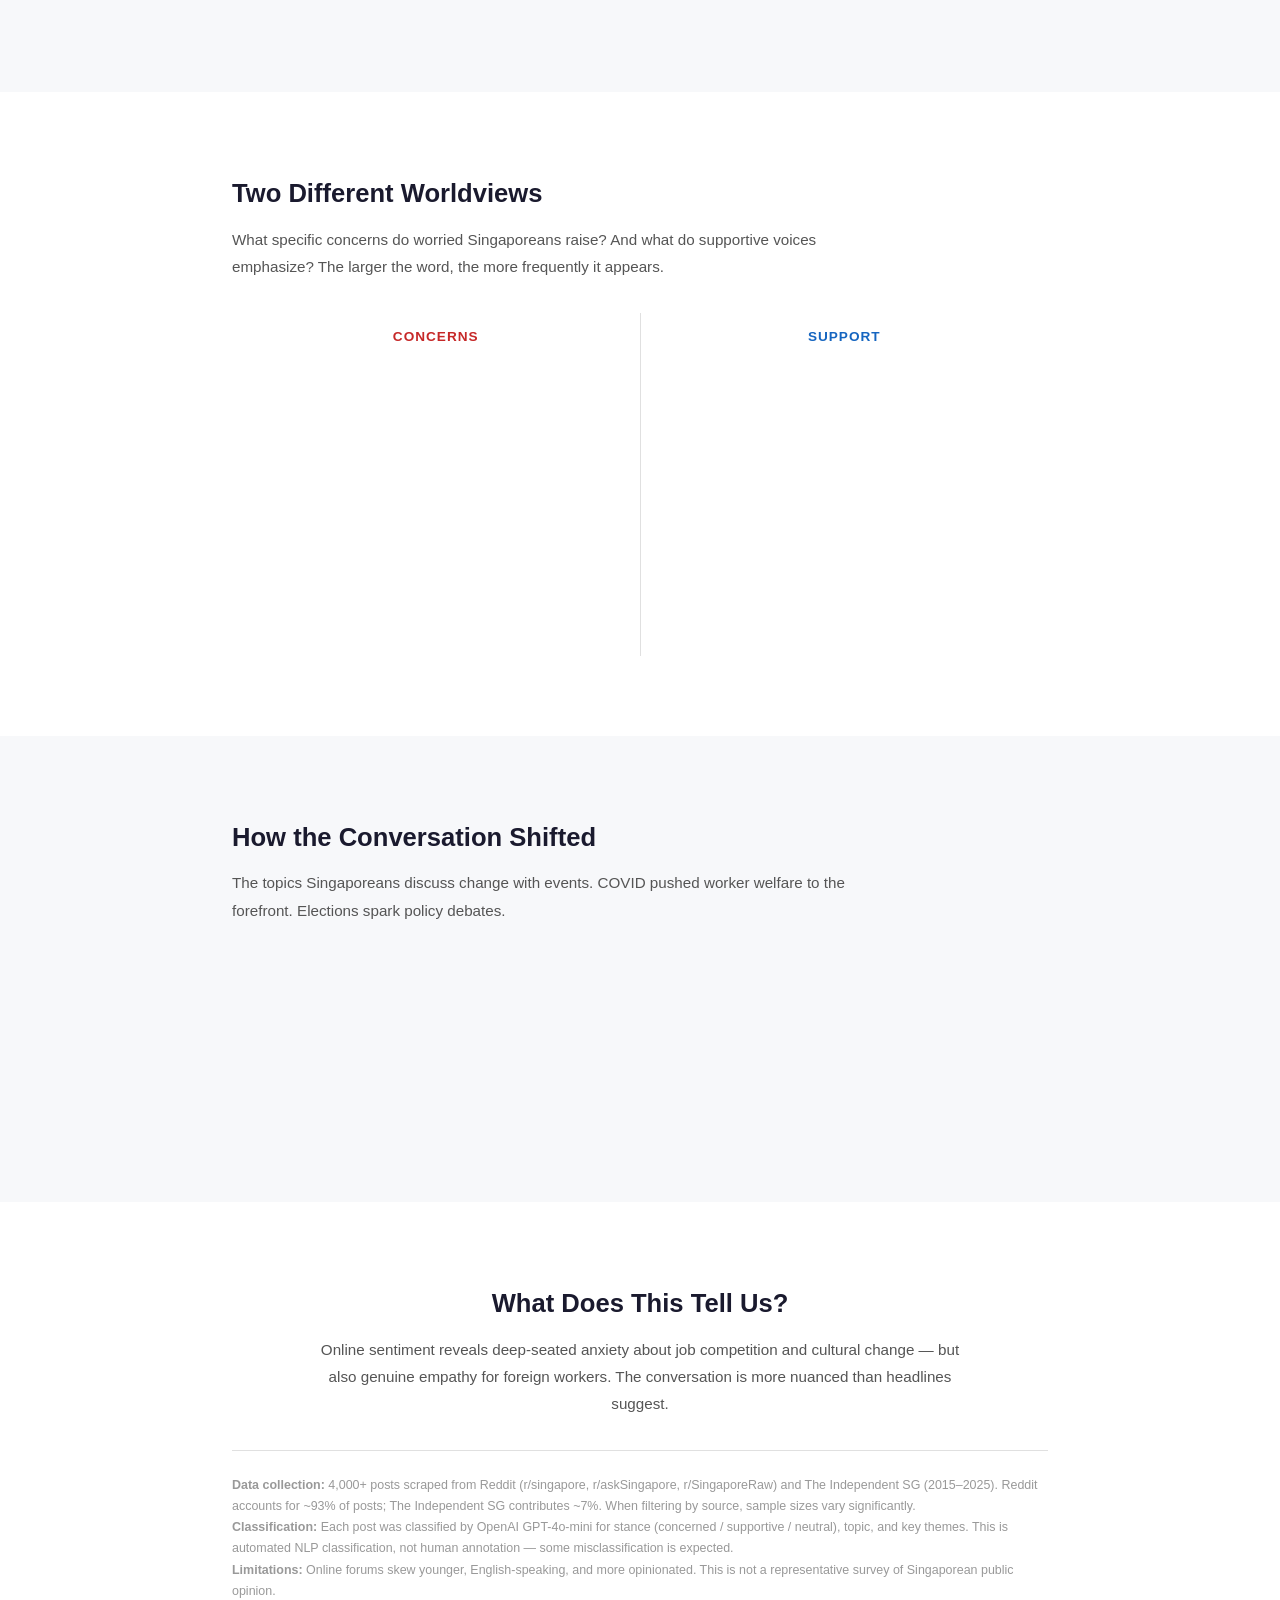
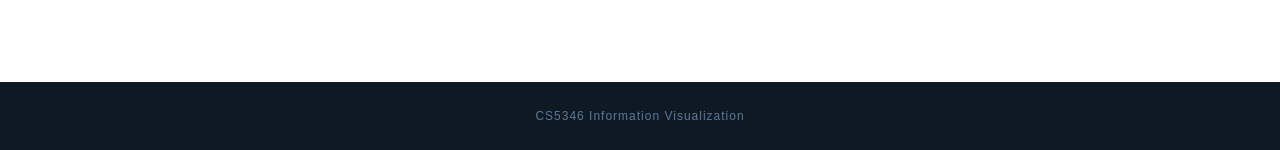
<file: src/sentiment/index.html>
<!DOCTYPE html>
<html lang="en">
<head>
    <meta charset="UTF-8">
    <meta name="viewport" content="width=device-width, initial-scale=1.0">
    <title>Are Singaporeans Being Replaced by Foreign Labour?</title>
    <link rel="stylesheet" href="css/style.css">
    <script src="https://d3js.org/d3.v7.min.js"></script>
</head>
<body>

    <!-- ACT 1: EXPOSITION — Set the question -->
    <header id="hero">
        <div class="container">
            <p class="overline">CS5346 Information Visualization</p>
            <h1>Are Singaporeans Being Replaced<br>by Foreign Labour?</h1>
            <p class="subtitle">We analyzed <strong id="stat-posts">—</strong> online posts from
                Reddit and The Independent SG to find out
                what Singaporeans actually think.</p>
            <div class="scroll-cue">Scroll to explore</div>
        </div>
    </header>

    <!-- ACT 2: RISING ACTION — The big picture -->
    <section id="overview" class="section">
        <div class="container">
            <div class="narrative-text">
                <h2>The Overall Picture</h2>
                <p>Each post was classified by GPT-4o-mini as <span class="inline-anti">concerned</span>,
                <span class="inline-pro">supportive</span>, or <span class="inline-neutral">neutral</span>
                about foreign labour. Here's how concern and support differ by topic.</p>
            </div>
            <div class="chart-container"><svg id="stance-chart"></svg></div>
            <div id="filter-controls">
                <span class="filter-label">Filter by source:</span>
                <div id="source-filters" class="button-group">
                    <button class="filter-btn active" data-source="all">All</button>
                </div>
            </div>
            <p class="chart-insight" id="insight-stance"></p>
        </div>
    </section>

    <!-- ACT 3: RISING ACTION — How it changed -->
    <section id="timeline" class="section section-alt">
        <div class="container">
            <div class="narrative-text">
                <h2>Is the Anxiety Growing?</h2>
                <p>Tracking the share of concerned vs supportive posts year by year.
                   Does the conversation get more heated over time?</p>
            </div>
            <div class="chart-container"><svg id="sentiment-timeline"></svg></div>
            <p class="chart-insight" id="insight-timeline"></p>
        </div>
    </section>

    <!-- ACT 4: CLIMAX — The two worldviews -->
    <section id="themes" class="section">
        <div class="container">
            <div class="narrative-text">
                <h2>Two Different Worldviews</h2>
                <p>What specific concerns do worried Singaporeans raise?
                   And what do supportive voices emphasize?
                   The larger the word, the more frequently it appears.</p>
            </div>
            <div class="cloud-pair">
                <div class="cloud-side cloud-anti">
                    <h3>Concerns</h3>
                    <svg id="cloud-anti"></svg>
                </div>
                <div class="cloud-divider"></div>
                <div class="cloud-side cloud-pro">
                    <h3>Support</h3>
                    <svg id="cloud-pro"></svg>
                </div>
            </div>
        </div>
    </section>

    <!-- ACT 5: FALLING ACTION — The shifting conversation -->
    <section id="topics" class="section section-alt">
        <div class="container">
            <div class="narrative-text">
                <h2>How the Conversation Shifted</h2>
                <p>The topics Singaporeans discuss change with events.
                   COVID pushed worker welfare to the forefront.
                   Elections spark policy debates.</p>
            </div>
            <div class="chart-container"><svg id="topic-stream"></svg></div>
            <p class="chart-insight" id="insight-topics"></p>
        </div>
    </section>

    <!-- ACT 6: RESOLUTION -->
    <section id="resolution" class="section">
        <div class="container">
            <div class="narrative-text center">
                <h2>What Does This Tell Us?</h2>
                <p>Online sentiment reveals deep-seated anxiety about job competition
                   and cultural change — but also genuine empathy for foreign workers.
                   The conversation is more nuanced than headlines suggest.</p>
            </div>
            <p class="caveat">
                <strong>Data collection:</strong> 4,000+ posts scraped from Reddit (r/singapore, r/askSingapore, r/SingaporeRaw)
                and The Independent SG (2015–2025).
                Reddit accounts for ~93% of posts; The Independent SG contributes ~7%.
                When filtering by source, sample sizes vary significantly.
                <br><strong>Classification:</strong> Each post was classified by OpenAI GPT-4o-mini for stance (concerned / supportive / neutral),
                topic, and key themes. This is automated NLP classification, not human annotation — some misclassification is expected.
                <br><strong>Limitations:</strong> Online forums skew younger, English-speaking, and more opinionated.
                This is not a representative survey of Singaporean public opinion.
            </p>
        </div>
    </section>

    <footer>
        <p>CS5346 Information Visualization</p>
    </footer>

    <!-- Tooltip -->
    <div id="tooltip" class="tooltip hidden">
        <div class="tooltip-header">
            <span class="tooltip-topic"></span>
            <span class="tooltip-stance"></span>
        </div>
        <div class="tooltip-count"></div>
        <div class="tooltip-quote"></div>
    </div>

    <script src="js/tooltip.js"></script>
    <script src="js/stance_chart.js"></script>
    <script src="js/sentiment_timeline.js"></script>
    <script src="js/theme_clouds.js"></script>
    <script src="js/topic_stream.js"></script>
    <script src="js/main.js"></script>
</body>
</html>
</file>
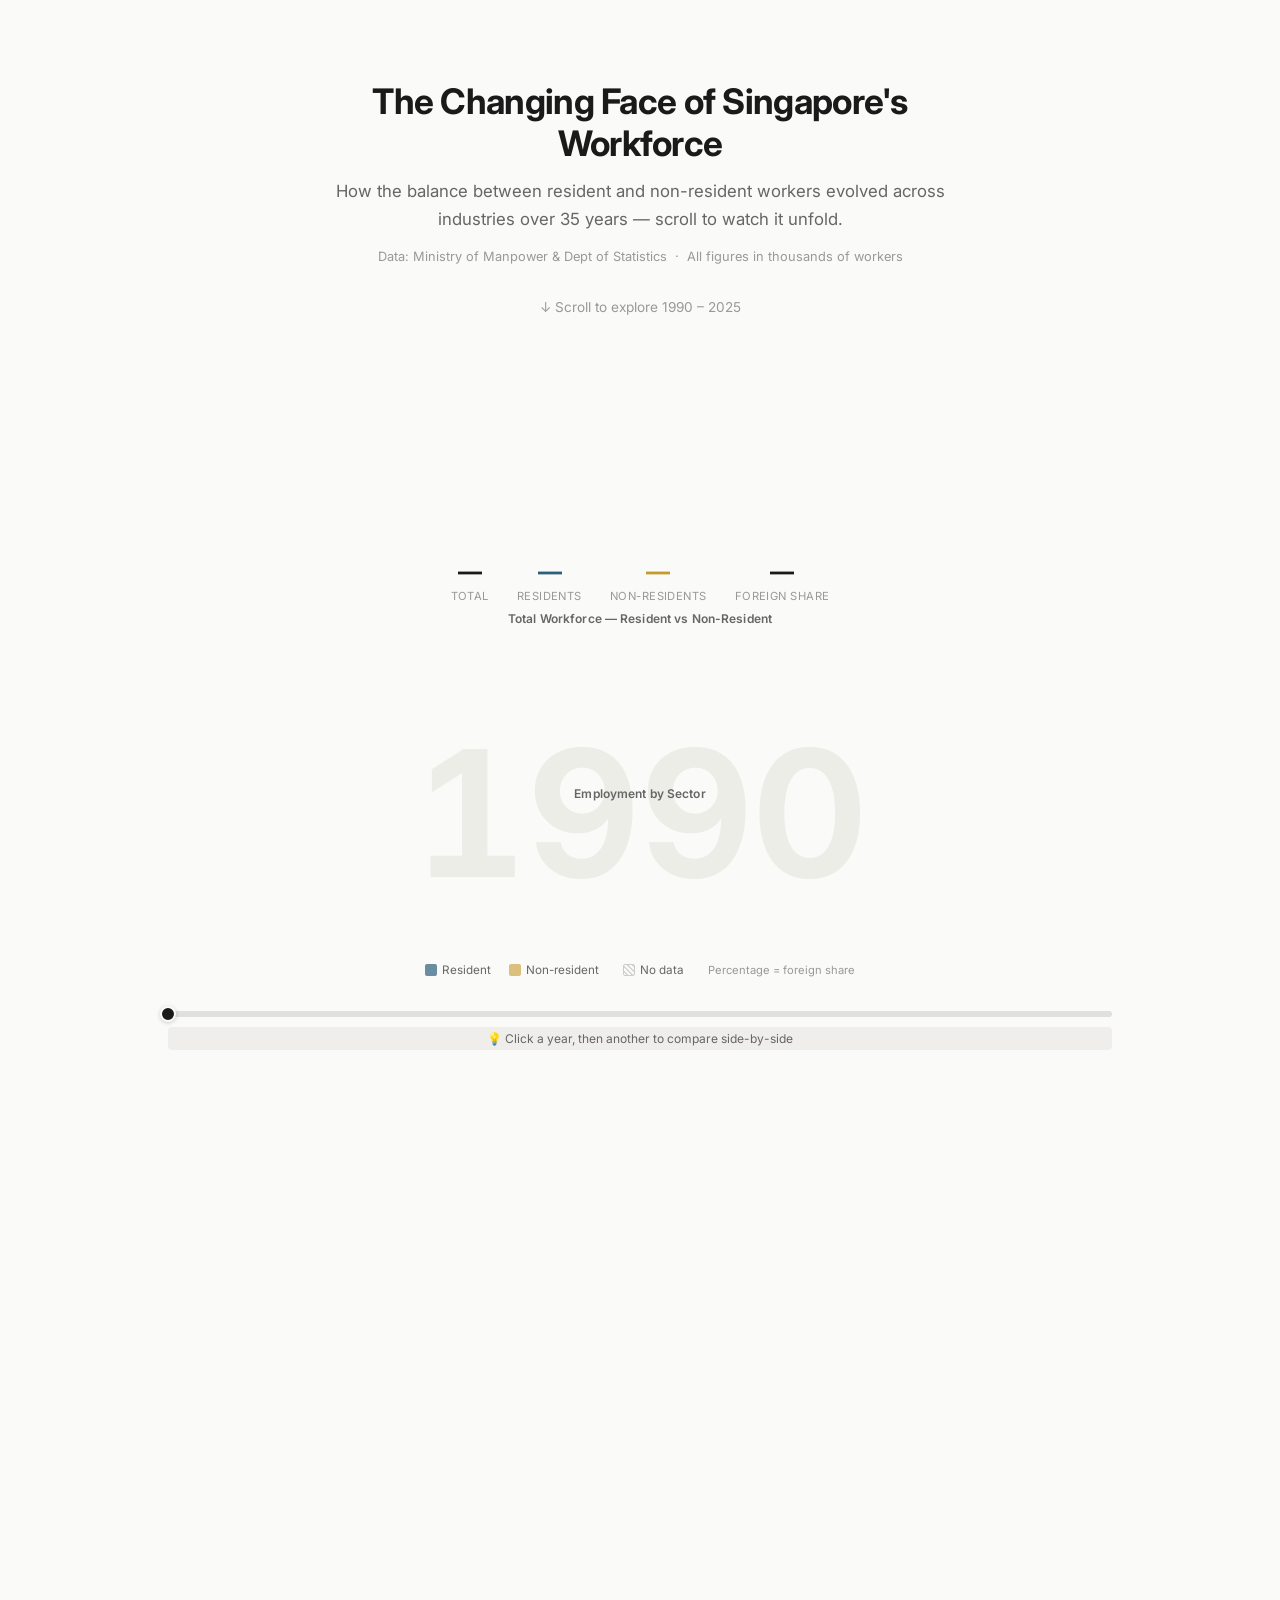
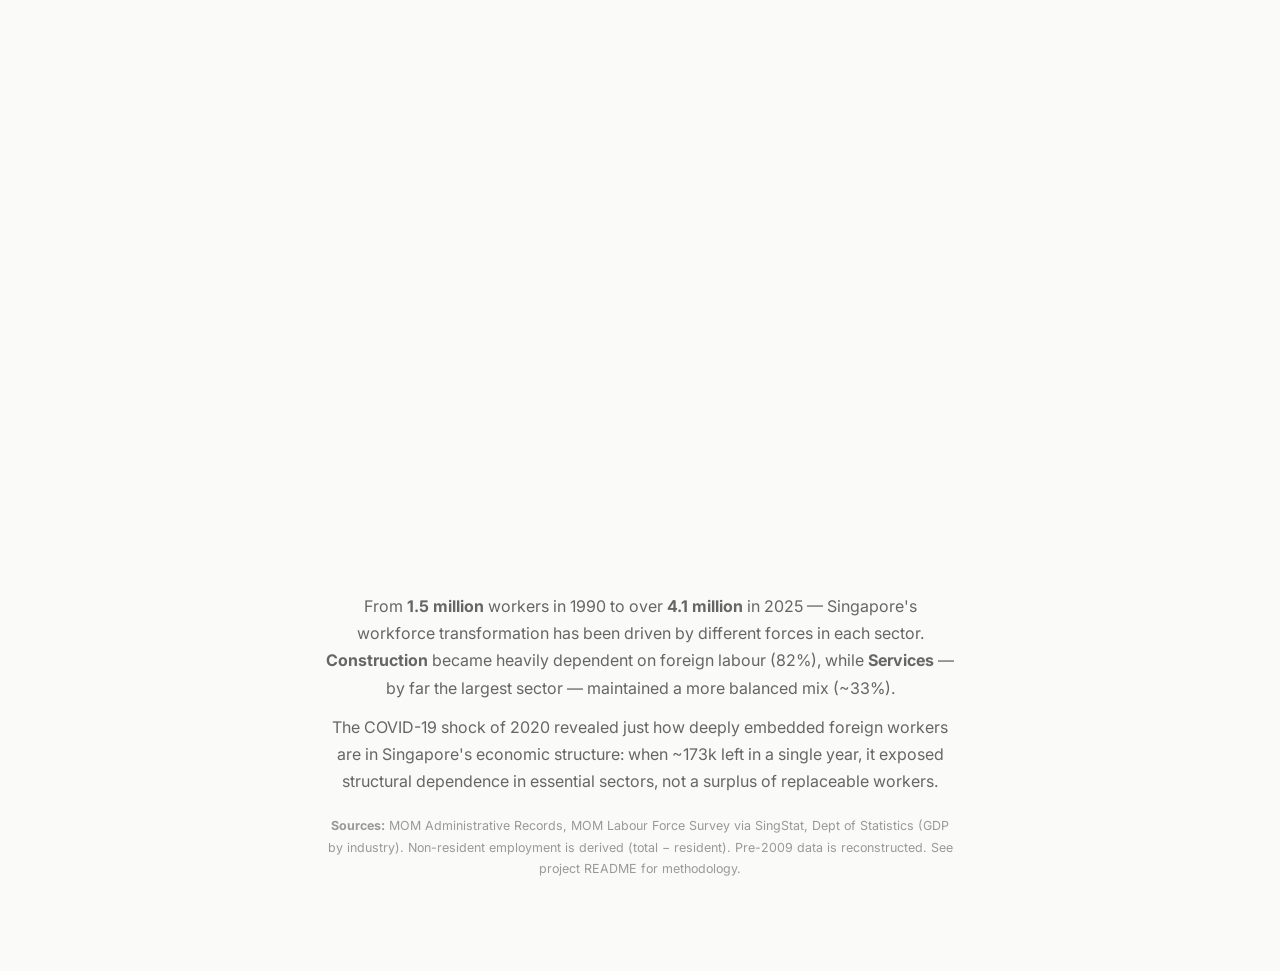
<file: src/labor-share.html>
<!DOCTYPE html>
<html lang="en">
<head>
<meta charset="utf-8">
<meta name="viewport" content="width=device-width, initial-scale=1">
<title>The Changing Face of Singapore's Workforce — 1990–2025</title>
<script src="https://d3js.org/d3.v7.min.js"></script>
<style>
  @import url('https://fonts.googleapis.com/css2?family=Inter:wght@300;400;500;600;700&display=swap');

  :root {
    --bg: #fafaf8;
    --text: #1a1a1a;
    --muted: #666;
    --light: #999;
    --border: #e0e0e0;
    --res: #2c5f7c;
    --nonres: #c49a2a;
    --delta-up: #2a7f62;
    --delta-down: #8b7355;
  }

  * { margin: 0; padding: 0; box-sizing: border-box; }

  body {
    font-family: 'Inter', -apple-system, sans-serif;
    background: var(--bg);
    color: var(--text);
    -webkit-font-smoothing: antialiased;
  }

  /* ─── Intro ─── */
  .intro {
    max-width: 680px;
    margin: 0 auto;
    padding: 80px 24px 48px;
    text-align: center;
  }
  .intro h1 {
    font-size: clamp(1.6rem, 4vw, 2.2rem);
    font-weight: 700;
    letter-spacing: -0.02em;
    line-height: 1.2;
    margin-bottom: 14px;
  }
  .intro p {
    font-size: 1.05rem;
    color: var(--muted);
    line-height: 1.65;
    margin-bottom: 8px;
  }
  .intro .meta {
    font-size: 0.8rem;
    color: var(--light);
    margin-top: 12px;
  }
  .scroll-hint {
    margin-top: 32px;
    font-size: 0.85rem;
    color: var(--light);
    animation: pulse 2.5s ease-in-out infinite;
  }
  @keyframes pulse {
    0%, 100% { opacity: 0.4; transform: translateY(0); }
    50% { opacity: 1; transform: translateY(4px); }
  }

  /* ─── Scroll-driven section ─── */
  .scroll-section { position: relative; }

  .sticky-viz {
    position: sticky;
    top: 0;
    height: 100vh;
    display: flex;
    flex-direction: column;
    align-items: center;
    justify-content: center;
    padding: 12px 24px;
    background: var(--bg);
    z-index: 10;
    overflow: hidden;
  }

  .scroll-spacer { height: 450vh; pointer-events: none; }

  /* Year background */
  .year-bg {
    position: absolute;
    top: 50%;
    left: 50%;
    transform: translate(-50%, -50%);
    font-size: clamp(6rem, 18vw, 11rem);
    font-weight: 700;
    color: #edede8;
    pointer-events: none;
    font-variant-numeric: tabular-nums;
    z-index: 0;
    line-height: 1;
    white-space: nowrap;
  }

  /* Viz content wrapper */
  .viz-content {
    position: relative;
    z-index: 1;
    width: 100%;
    max-width: 960px;
  }

  /* Stats row */
  .stats-row {
    display: flex;
    justify-content: center;
    gap: 28px;
    margin-bottom: 8px;
    flex-wrap: wrap;
  }
  .stat { text-align: center; }
  .stat .value {
    font-size: 1.5rem;
    font-weight: 700;
    font-variant-numeric: tabular-nums;
    letter-spacing: -0.02em;
    line-height: 1.2;
  }
  .stat .label {
    font-size: 0.7rem;
    color: var(--light);
    margin-top: 2px;
    text-transform: uppercase;
    letter-spacing: 0.04em;
  }
  .stat .from-val {
    font-size: 0.85rem;
    font-weight: 600;
    color: var(--muted);
  }

  /* Chart common */
  svg text { font-family: 'Inter', sans-serif; }
  .axis text { font-size: 11px; fill: var(--muted); }
  .axis path, .axis line { stroke: var(--border); }
  .axis .domain { display: none; }
  .grid line { stroke: var(--border); stroke-opacity: 0.4; stroke-dasharray: 2 4; }
  .grid .domain { display: none; }

  /* Legend */
  .legend {
    display: flex;
    gap: 18px;
    justify-content: center;
    margin-top: 6px;
    flex-wrap: wrap;
  }
  .legend-item {
    display: flex;
    align-items: center;
    gap: 5px;
    font-size: 0.73rem;
    color: var(--muted);
  }
  .legend-swatch {
    width: 12px;
    height: 12px;
    border-radius: 2px;
  }
  .legend-swatch-stripe {
    width: 12px;
    height: 12px;
    border-radius: 2px;
    border: 1px solid #ccc;
    background: repeating-linear-gradient(
      45deg, transparent, transparent 2px, #d5d5d0 2px, #d5d5d0 3.5px
    );
  }

  /* Sector note */
  .sector-note {
    text-align: center;
    font-size: 0.72rem;
    color: var(--light);
    margin-top: 2px;
    font-style: italic;
    min-height: 1.2em;
  }

  /* ─── Dual-handle timeline ─── */
  .timeline-container {
    width: 100%;
    max-width: 960px;
    margin-top: 10px;
    padding: 8px 8px 18px;
    user-select: none;
    -webkit-user-select: none;
  }
  .timeline-track {
    position: relative;
    width: 100%;
    height: 6px;
    background: var(--border);
    border-radius: 3px;
    cursor: pointer;
  }
  .timeline-fill {
    position: absolute;
    top: 0;
    height: 100%;
    background: var(--text);
    border-radius: 3px;
    opacity: 0.18;
    pointer-events: none;
  }
  .timeline-handle {
    position: absolute;
    top: 50%;
    width: 16px;
    height: 16px;
    background: var(--text);
    border: 2px solid var(--bg);
    border-radius: 50%;
    transform: translate(-50%, -50%);
    cursor: grab;
    z-index: 5;
    box-shadow: 0 1px 4px rgba(0,0,0,0.18);
    touch-action: none;
  }
  .timeline-handle:active { cursor: grabbing; }
  .timeline-handle-start { display: none; }
  .timeline-ticks {
    display: flex;
    justify-content: space-between;
    padding: 4px 0 0;
    font-size: 9px;
    color: var(--light);
    font-variant-numeric: tabular-nums;
    pointer-events: none;
  }
  .timeline-tip {
    text-align: center;
    font-size: 0.75rem;
    color: #666;
    margin-top: 6px;
    padding: 4px 12px;
    background: #f0eeeb;
    border-radius: 4px;
    transition: opacity 0.4s;
  }
  .timeline-tip.hidden { opacity: 0; pointer-events: none; }

  /* ─── Comparison banner ─── */
  .compare-banner {
    display: none;
    align-items: center;
    justify-content: center;
    gap: 10px;
    padding: 5px 14px;
    background: #f0eeea;
    border-radius: 6px;
    margin-bottom: 6px;
    font-size: 0.8rem;
    color: var(--text);
    font-weight: 500;
  }
  .compare-banner.active { display: flex; }
  .compare-banner .hint {
    color: var(--light);
    font-weight: 400;
    font-size: 0.72rem;
  }
  .compare-banner button {
    background: none;
    border: 1px solid var(--border);
    border-radius: 4px;
    cursor: pointer;
    font-size: 0.95rem;
    color: var(--muted);
    padding: 0 5px;
    line-height: 1.3;
    margin-left: 2px;
  }
  .compare-banner button:hover { background: #e8e6e2; }

  /* ─── Delta badges (comparison mode) ─── */
  .stat .delta {
    font-size: 0.72rem;
    font-weight: 600;
    font-variant-numeric: tabular-nums;
    margin-top: 1px;
    line-height: 1;
  }
  .delta-up { color: var(--delta-up); }
  .delta-down { color: var(--delta-down); }
  .delta-zero { color: var(--light); }

  /* ─── Side-by-side comparison panels ─── */
  .bar-compare-wrapper {
    display: none;
    gap: 8px;
    width: 100%;
  }
  .bar-compare-wrapper.active { display: flex; }
  .bar-panel { flex: 1; min-width: 0; }

  /* Tooltip */
  .tooltip {
    position: fixed;
    pointer-events: none;
    background: rgba(26,26,26,0.92);
    color: #fff;
    padding: 10px 14px;
    border-radius: 6px;
    font-size: 0.78rem;
    line-height: 1.5;
    max-width: 280px;
    z-index: 200;
    opacity: 0;
    transition: opacity 0.12s;
  }
  .tooltip .tt-title {
    font-weight: 600;
    margin-bottom: 4px;
  }

  /* Outro */
  .outro {
    max-width: 680px;
    margin: 0 auto;
    padding: 80px 24px;
    text-align: center;
  }
  .outro p {
    font-size: 1rem;
    color: var(--muted);
    line-height: 1.7;
    margin-bottom: 12px;
  }
  .outro .source {
    font-size: 0.78rem;
    color: var(--light);
    margin-top: 20px;
    line-height: 1.7;
  }

  /* Chart title */
  .chart-title {
    font-size: 0.75rem;
    font-weight: 600;
    color: var(--muted);
    text-align: center;
    margin: 4px 0 2px;
    letter-spacing: 0.01em;
  }

  /* Annotation */
  .anno-text {
    font-size: 9px;
    fill: var(--light);
    pointer-events: none;
  }

  /* Responsive */
  @media (max-width: 640px) {
    .intro { padding: 48px 20px 32px; }
    .stats-row { gap: 14px; }
    .stat .value { font-size: 1.2rem; }
    .stat .label { font-size: 0.62rem; }
    .sticky-viz { padding: 8px 10px; }
    .scroll-spacer { height: 320vh; }
  }
</style>
</head>
<body>

<div class="intro">
  <h1>The Changing Face of Singapore's Workforce</h1>
  <p>
    How the balance between resident and non-resident workers evolved across
    industries over 35 years — scroll to watch it unfold.
  </p>
  <p class="meta">
    Data: Ministry of Manpower &amp; Dept of Statistics &nbsp;·&nbsp;
    All figures in thousands of workers
  </p>
  <div class="scroll-hint">↓ Scroll to explore 1990 – 2025</div>
</div>

<div class="scroll-section" id="scrollSection">
  <div class="sticky-viz" id="stickyViz">
    <div class="year-bg" id="yearBg">1990</div>
    <div class="viz-content">

      <!-- Comparison banner (hidden by default) -->
      <div class="compare-banner" id="compareBanner">
        <span id="compareLabel">Comparing 1990 → 2025</span>
        <span class="hint">Drag handles · Esc to exit</span>
        <button id="compareExit" title="Exit comparison">✕</button>
      </div>

      <div class="stats-row">
        <div class="stat">
          <div class="value" id="statTotal">—</div>
          <div class="label">Total</div>
        </div>
        <div class="stat">
          <div class="value" style="color:var(--res)" id="statRes">—</div>
          <div class="label">Residents</div>
        </div>
        <div class="stat">
          <div class="value" style="color:var(--nonres)" id="statNR">—</div>
          <div class="label">Non-Residents</div>
        </div>
        <div class="stat">
          <div class="value" id="statShare">—</div>
          <div class="label">Foreign Share</div>
        </div>
      </div>

      <div class="chart-title">Total Workforce — Resident vs Non-Resident</div>
      <svg id="areaChart"></svg>

      <!-- Normal mode: single bar chart -->
      <div class="chart-title">Employment by Sector</div>
      <svg id="barChart"></svg>

      <!-- Comparison mode: two bar charts side by side -->
      <div class="bar-compare-wrapper" id="barCompareWrapper">
        <div class="bar-panel">
          <svg id="barChartLeft"></svg>
        </div>
        <div class="bar-panel">
          <svg id="barChartRight"></svg>
        </div>
      </div>

      <div class="legend">
        <div class="legend-item">
          <span class="legend-swatch" style="background:var(--res);opacity:0.7"></span>Resident
        </div>
        <div class="legend-item">
          <span class="legend-swatch" style="background:var(--nonres);opacity:0.6"></span>Non-resident
        </div>
        <div class="legend-item" style="margin-left:6px">
          <span class="legend-swatch-stripe"></span>No data
        </div>
        <div class="legend-item" style="margin-left:6px;font-size:0.7rem;color:#999">
          Percentage = foreign share
        </div>
      </div>
      <div class="sector-note" id="sectorNote"></div>
    </div>

    <!-- Dual-handle timeline -->
    <div class="timeline-container" id="timelineContainer">
      <div class="timeline-track" id="timelineTrack">
        <div class="timeline-fill" id="timelineFill"></div>
        <div class="timeline-handle timeline-handle-end" id="handleEnd"></div>
        <div class="timeline-handle timeline-handle-start" id="handleStart"></div>
      </div>
      <div class="timeline-ticks" id="timelineTicks"></div>
      <div class="timeline-tip" id="timelineTip">💡 Click a year, then another to compare side-by-side</div>
    </div>
  </div>

  <div class="scroll-spacer"></div>
</div>

<div class="outro">
  <p>
    From <strong>1.5 million</strong> workers in 1990 to over
    <strong>4.1 million</strong> in 2025 — Singapore's workforce transformation
    has been driven by different forces in each sector.
    <strong>Construction</strong> became heavily dependent on foreign labour (82%),
    while <strong>Services</strong> — by far the largest sector — maintained a
    more balanced mix (~33%).
  </p>
  <p>
    The COVID-19 shock of 2020 revealed just how deeply embedded foreign workers
    are in Singapore's economic structure: when ~173k left in a single year,
    it exposed structural dependence in essential sectors, not a surplus of
    replaceable workers.
  </p>
  <p class="source">
    <strong>Sources:</strong> MOM Administrative Records, MOM Labour Force
    Survey via SingStat, Dept of Statistics (GDP by industry).
    Non-resident employment is derived (total − resident).
    Pre-2009 data is reconstructed. See project README for methodology.
  </p>
</div>

<div class="tooltip" id="tooltip"></div>

<script>
// ═══════════════════════════════════════════
// CONFIG
// ═══════════════════════════════════════════
var RES  = '#2c5f7c';   // dark slate blue
var NR   = '#c49a2a';   // warm amber / gold

var SECTOR_COLS = {
  construction:      '#e08430',
  manufacturing:     '#8b6aaf',
  services:          '#3d8c52',
  others:            '#8a8a8a',
  accomm_food:       '#9e6b8a',
  admin_support:     '#5f72c0',
  info_comms:        '#a8b030',
  professional:      '#c48fb0',
  real_estate:       '#d4764e',
  transport_storage: '#6a9bc5',

  wholesale_retail:  '#8c7050'
};

var SECTOR_LABELS = {
  construction:      'Construction',
  manufacturing:     'Manufacturing',
  services:          'Services',
  others:            'Others',
  accomm_food:       'Accomm. & Food',
  admin_support:     'Admin & Support',
  info_comms:        'Info & Comms',
  professional:      'Professional Services',
  real_estate:       'Real Estate',
  transport_storage: 'Transport & Storage',
  wholesale_retail:  'Wholesale & Retail'
};

var FIXED_ORDER = [
  'construction', 'manufacturing', 'services',
  'admin_support', 'accomm_food', 'professional',
  'info_comms', 'wholesale_retail', 'real_estate',
  'transport_storage', 'others'
];

var L1_SECTORS = ['construction', 'manufacturing', 'services', 'others'];

var fmt  = d3.format(',.0f');
var fmtD = d3.format('.1f');
var tooltip = d3.select('#tooltip');

function showTip(ev, html) {
  tooltip.html(html).style('opacity', 1);
  var box = tooltip.node().getBoundingClientRect();
  var tx = ev.clientX + 14, ty = ev.clientY - 28;
  if (tx + box.width > window.innerWidth - 20) tx = ev.clientX - box.width - 14;
  if (ty < 10) ty = ev.clientY + 16;
  tooltip.style('left', tx + 'px').style('top', ty + 'px');
}
function hideTip() { tooltip.style('opacity', 0); }

function vizWidth() { return Math.min(960, window.innerWidth - 48); }

// ═══════════════════════════════════════════
// COMPARISON STATE
// ═══════════════════════════════════════════
var comparisonMode = false;
var scrollPaused   = false;
var compareStart   = null;
var compareEnd     = null;
var currentYear    = null;

// ═══════════════════════════════════════════
// DATA LOADING
// ═══════════════════════════════════════════
function loadJSON(path) {
  return d3.json(path).catch(function() {
    return d3.json();
  });
}

Promise.all([
  loadJSON('../data/d3_overview.json'),
  loadJSON('../data/d3_timeseries.json')
]).then(function(result) {
  var overviewData = result[0];
  var timeseriesData = result[1];

  var years = overviewData.map(function(d) { return d.year; });
  var minYear = years[0];
  var maxYear = years[years.length - 1];

  // ─── Process sector data by year ───
  var sectorByYear = {};
  timeseriesData
    .filter(function(d) { return FIXED_ORDER.indexOf(d.sector_key) !== -1; })
    .forEach(function(d) {
      if (!sectorByYear[d.year]) sectorByYear[d.year] = {};
      var isL1Key = L1_SECTORS.indexOf(d.sector_key) !== -1;
      if ((isL1Key && d.level === 1) || (!isL1Key && d.level === 2)) {
        sectorByYear[d.year][d.sector_key] = {
          res:   Math.max(0, d.resident_emp || 0),
          nr:    Math.max(0, d.nonresident_emp || 0),
          share: d.nonresident_share_pct,
          total: d.total_emp || 0
        };
      }
    });

  var globalMaxEmp = 0;
  Object.keys(sectorByYear).forEach(function(yr) {
    FIXED_ORDER.forEach(function(k) {
      var s = (sectorByYear[yr] || {})[k];
      if (s) globalMaxEmp = Math.max(globalMaxEmp, s.res + s.nr);
    });
  });

  // ─── Build charts ───
  var areaCtrl = buildAreaChart(overviewData, minYear, maxYear);
  var barCtrl  = buildBarChart(sectorByYear, globalMaxEmp);

  // ═══════════════════════════════════════════
  // TIMELINE SETUP
  // ═══════════════════════════════════════════
  var hStartEl = document.getElementById('handleStart');
  var hEndEl   = document.getElementById('handleEnd');
  var tFillEl  = document.getElementById('timelineFill');
  var tTrackEl = document.getElementById('timelineTrack');

  [1990, 1995, 2000, 2005, 2010, 2015, 2020, 2025].forEach(function(yr) {
    var span = document.createElement('span');
    span.textContent = yr;
    document.getElementById('timelineTicks').appendChild(span);
  });

  function yearToFrac(yr) { return (yr - minYear) / (maxYear - minYear); }
  function fracToYear(f) {
    var idx = Math.round(Math.max(0, Math.min(1, f)) * (years.length - 1));
    return years[idx];
  }
  function pointerToFrac(clientX) {
    var rect = tTrackEl.getBoundingClientRect();
    return Math.max(0, Math.min(1, (clientX - rect.left) / rect.width));
  }

  function updateTimeline() {
    if (comparisonMode) {
      var fA = yearToFrac(compareStart) * 100;
      var fB = yearToFrac(compareEnd) * 100;
      var lo = Math.min(fA, fB), hi = Math.max(fA, fB);
      hStartEl.style.display = 'block';
      hStartEl.style.left = lo + '%';
      hEndEl.style.left = hi + '%';
      tFillEl.style.left = lo + '%';
      tFillEl.style.width = (hi - lo) + '%';
    } else {
      hStartEl.style.display = 'none';
      var f = yearToFrac(currentYear || minYear) * 100;
      hEndEl.style.left = f + '%';
      tFillEl.style.left = '0%';
      tFillEl.style.width = f + '%';
    }
  }

  // ═══════════════════════════════════════════
  // COMPARISON FUNCTIONS
  // ═══════════════════════════════════════════
  function enterComparison(yearA, yearB) {
    if (yearA === yearB) return;
    comparisonMode = true;
    scrollPaused = true;
    compareStart = Math.min(yearA, yearB);
    compareEnd = Math.max(yearA, yearB);

    // Show comparison UI, hide normal bar chart
    document.getElementById('compareBanner').classList.add('active');
    document.getElementById('barChart').style.display = 'none';
    document.getElementById('barCompareWrapper').classList.add('active');
    const tip = document.getElementById('timelineTip');
    if (tip) tip.classList.add('hidden');

    updateComparisonDisplay();
    updateTimeline();
  }

  function exitComparison() {
    comparisonMode = false;
    scrollPaused = false;
    compareStart = null;
    compareEnd = null;

    // Restore normal UI
    document.getElementById('compareBanner').classList.remove('active');
    document.getElementById('barCompareWrapper').classList.remove('active');
    document.getElementById('barChart').style.display = '';
    const tip = document.getElementById('timelineTip');
    if (tip) tip.classList.remove('hidden');

    areaCtrl.exitComparison();

    // Force refresh from scroll
    currentYear = null;
    onScroll();
  }

  function updateComparisonDisplay() {
    var lo = compareStart, hi = compareEnd;

    document.getElementById('compareLabel').textContent =
      'Comparing ' + lo + ' → ' + hi;

    document.getElementById('yearBg').textContent = lo + ' → ' + hi;

    // Stats with both values + delta
    var ovA = overviewData.find(function(d) { return d.year === lo; });
    var ovB = overviewData.find(function(d) { return d.year === hi; });
    if (ovA && ovB) {
      setStatDelta('statTotal', ovA.total_emp, ovB.total_emp, 'k', null);
      setStatDelta('statRes', ovA.resident_emp, ovB.resident_emp, 'k', 'var(--res)');
      setStatDelta('statNR', ovA.nonresident_emp, ovB.nonresident_emp, 'k', 'var(--nonres)');
      setShareDelta('statShare', ovA.nonresident_share_pct, ovB.nonresident_share_pct);
    }

    // Sector note
    var note = document.getElementById('sectorNote');
    if (lo < 2009 && hi >= 2009) {
      note.textContent = 'Sub-sector data available from 2009 — start year pre-dates sub-sector breakdown';
    } else if (hi < 2009) {
      note.textContent = 'Sub-sector data not available — both years pre-date 2009 breakdown';
    } else {
      note.textContent = '';
    }

    // Area chart: two cursors
    areaCtrl.updateComparison(lo, hi);

    // Side-by-side bar charts
    var panelW = Math.floor((vizWidth() - 8) / 2);
    renderComparisonPanel('#barChartLeft', sectorByYear, lo, globalMaxEmp, panelW, {
      yearLabel: String(lo),
      showDelta: false
    });
    renderComparisonPanel('#barChartRight', sectorByYear, hi, globalMaxEmp, panelW, {
      yearLabel: String(hi),
      showDelta: true,
      refYear: lo,
      refData: sectorByYear[lo] || {}
    });
  }

  function setStatDelta(id, valA, valB, suffix, color) {
    var delta = valB - valA;
    var prefix = delta >= 0 ? '+' : '';
    var cls = delta > 0 ? 'delta-up' : delta < 0 ? 'delta-down' : 'delta-zero';
    var colorStyle = color ? ' style="color:' + color + '"' : '';
    document.getElementById(id).innerHTML =
      '<span class="from-val">' + fmt(valA) + suffix + ' →</span> ' +
      '<span' + colorStyle + '>' + fmt(valB) + suffix + '</span>' +
      '<div class="delta ' + cls + '">' + prefix + fmt(delta) + suffix + '</div>';
  }

  function setShareDelta(id, valA, valB) {
    var delta = valB - valA;
    var prefix = delta >= 0 ? '+' : '';
    var cls = delta > 0 ? 'delta-up' : delta < 0 ? 'delta-down' : 'delta-zero';
    document.getElementById(id).innerHTML =
      '<span class="from-val">' + fmtD(valA) + '% →</span> ' +
      fmtD(valB) + '%' +
      '<div class="delta ' + cls + '">' + prefix + fmtD(delta) + 'pp</div>';
  }

  // ═══════════════════════════════════════════
  // UPDATE & SCROLL
  // ═══════════════════════════════════════════
  function updateViz(year) {
    if (year === currentYear) return;
    currentYear = year;

    document.getElementById('yearBg').textContent = year;

    var ov = overviewData.find(function(d) { return d.year === year; });
    if (ov) {
      document.getElementById('statTotal').textContent = fmt(ov.total_emp) + 'k';
      document.getElementById('statRes').textContent   = fmt(ov.resident_emp) + 'k';
      document.getElementById('statNR').textContent    = fmt(ov.nonresident_emp) + 'k';
      document.getElementById('statShare').textContent = fmtD(ov.nonresident_share_pct) + '%';
    }

    areaCtrl.update(year);
    barCtrl.update(year);

    var note = document.getElementById('sectorNote');
    if (year < 2009) {
      note.textContent = 'Sub-sector data available from 2009 — hatched bars indicate no data';
    } else if (year === 2009) {
      note.textContent = 'Sub-sector breakdown now available (direct MOM data from 2009)';
    } else {
      note.textContent = '';
    }

    updateTimeline();
  }

  function onScroll() {
    if (scrollPaused) return;
    var section = document.getElementById('scrollSection');
    var rect = section.getBoundingClientRect();
    var scrolled = Math.max(0, -rect.top);
    var scrollable = section.offsetHeight - window.innerHeight;
    if (scrollable <= 0) return;
    var fraction = Math.max(0, Math.min(1, scrolled / scrollable));
    var idx = Math.round(fraction * (years.length - 1));
    updateViz(years[idx]);
  }

  // ═══════════════════════════════════════════
  // TIMELINE DRAG HANDLERS
  // ═══════════════════════════════════════════
  var dragTarget = null;

  function onHandleDrag(ev) {
    var frac = pointerToFrac(ev.clientX);
    var yr = fracToYear(frac);

    if (dragTarget === 'start') {
      compareStart = yr;
    } else if (dragTarget === 'end') {
      compareEnd = yr;
    }

    if (compareStart > compareEnd) {
      var tmp = compareStart;
      compareStart = compareEnd;
      compareEnd = tmp;
      dragTarget = (dragTarget === 'start') ? 'end' : 'start';
    }

    if (compareStart === compareEnd) {
      onDragEnd(ev);
      exitComparison();
      return;
    }

    updateComparisonDisplay();
    updateTimeline();
  }

  function onDragEnd() {
    dragTarget = null;
    document.removeEventListener('pointermove', onHandleDrag);
    document.removeEventListener('pointerup', onDragEnd);
  }

  hStartEl.addEventListener('pointerdown', function(ev) {
    ev.preventDefault();
    ev.stopPropagation();
    dragTarget = 'start';
    hStartEl.setPointerCapture(ev.pointerId);
    document.addEventListener('pointermove', onHandleDrag);
    document.addEventListener('pointerup', onDragEnd);
  });

  hEndEl.addEventListener('pointerdown', function(ev) {
    if (!comparisonMode) return;
    ev.preventDefault();
    ev.stopPropagation();
    dragTarget = 'end';
    hEndEl.setPointerCapture(ev.pointerId);
    document.addEventListener('pointermove', onHandleDrag);
    document.addEventListener('pointerup', onDragEnd);
  });

  tTrackEl.addEventListener('pointerdown', function(ev) {
    if (ev.target === hStartEl || ev.target === hEndEl) return;
    var frac = pointerToFrac(ev.clientX);
    var clickedYear = fracToYear(frac);

    if (!comparisonMode) {
      if (clickedYear === currentYear) return;
      enterComparison(currentYear, clickedYear);
    } else {
      var fracA = yearToFrac(compareStart);
      var fracB = yearToFrac(compareEnd);
      if (Math.abs(frac - fracA) < Math.abs(frac - fracB)) {
        compareStart = clickedYear;
      } else {
        compareEnd = clickedYear;
      }
      if (compareStart > compareEnd) {
        var tmp = compareStart;
        compareStart = compareEnd;
        compareEnd = tmp;
      }
      if (compareStart === compareEnd) {
        exitComparison();
        return;
      }
      updateComparisonDisplay();
      updateTimeline();
    }
  });

  document.getElementById('compareExit').addEventListener('click', exitComparison);

  document.addEventListener('keydown', function(ev) {
    if (ev.key === 'Escape' && comparisonMode) {
      exitComparison();
    }
  });

  // ─── Init ───
  window.addEventListener('scroll', onScroll, { passive: true });
  updateViz(minYear);
  onScroll();
});

// ═══════════════════════════════════════════
// CHART: STACKED AREA (Overview timeline)
// ═══════════════════════════════════════════
function buildAreaChart(data, minYear, maxYear) {
  var M = { top: 20, right: 24, bottom: 24, left: 52 };
  var W = vizWidth(), H = 190;
  var w = W - M.left - M.right, h = H - M.top - M.bottom;

  var svg = d3.select('#areaChart').attr('width', W).attr('height', H);
  var g = svg.append('g').attr('transform', 'translate(' + M.left + ',' + M.top + ')');

  var x = d3.scaleLinear().domain([minYear, maxYear]).range([0, w]);
  var y = d3.scaleLinear()
    .domain([0, d3.max(data, function(d) { return d.total_emp; }) * 1.08])
    .range([h, 0]);

  g.append('g').attr('class', 'grid')
    .call(d3.axisLeft(y).tickSize(-w).tickFormat('').ticks(4));

  var areaRes = d3.area()
    .x(function(d) { return x(d.year); })
    .y0(h)
    .y1(function(d) { return y(d.resident_emp); })
    .curve(d3.curveMonotoneX);

  var areaNR = d3.area()
    .x(function(d) { return x(d.year); })
    .y0(function(d) { return y(d.resident_emp); })
    .y1(function(d) { return y(d.total_emp); })
    .curve(d3.curveMonotoneX);

  var lineTot = d3.line()
    .x(function(d) { return x(d.year); })
    .y(function(d) { return y(d.total_emp); })
    .curve(d3.curveMonotoneX);

  // Comparison band
  var compareBand = g.append('rect')
    .attr('y', 0).attr('height', h)
    .attr('fill', NR).attr('opacity', 0)
    .attr('pointer-events', 'none');

  // Ghost preview (full range)
  g.append('path').datum(data).attr('d', areaRes)
    .attr('fill', RES).attr('opacity', 0.04);
  g.append('path').datum(data).attr('d', areaNR)
    .attr('fill', NR).attr('opacity', 0.03);
  g.append('path').datum(data).attr('d', lineTot)
    .attr('fill', 'none').attr('stroke', '#ccc').attr('stroke-width', 1)
    .attr('stroke-dasharray', '3 3');

  // Clip path
  svg.append('defs').append('clipPath').attr('id', 'area-clip')
    .append('rect').attr('x', 0).attr('y', 0).attr('width', 0).attr('height', H);

  var clipped = g.append('g').attr('clip-path', 'url(#area-clip)');
  clipped.append('path').datum(data).attr('d', areaRes)
    .attr('fill', RES).attr('opacity', 0.52);
  clipped.append('path').datum(data).attr('d', areaNR)
    .attr('fill', NR).attr('opacity', 0.42);

  // Boundary line between resident and non-resident bands
  var boundaryLine = d3.line()
    .x(function(d) { return x(d.year); })
    .y(function(d) { return y(d.resident_emp); })
    .curve(d3.curveMonotoneX);
  clipped.append('path').datum(data).attr('d', boundaryLine)
    .attr('fill', 'none').attr('stroke', '#fff').attr('stroke-width', 2)
    .attr('stroke-opacity', 0.85);

  clipped.append('path').datum(data).attr('d', lineTot)
    .attr('fill', 'none').attr('stroke', '#1a1a1a').attr('stroke-width', 1.5);

  var cursor = g.append('line')
    .attr('y1', -4).attr('y2', h)
    .attr('stroke', '#1a1a1a').attr('stroke-width', 1.5)
    .attr('stroke-opacity', 0.6);
  var dot = g.append('circle').attr('r', 4).attr('fill', '#1a1a1a');

  var cursor2 = g.append('line')
    .attr('y1', -4).attr('y2', h)
    .attr('stroke', '#1a1a1a').attr('stroke-width', 1.5)
    .attr('stroke-opacity', 0)
    .attr('stroke-dasharray', '4 3');
  var dot2 = g.append('circle').attr('r', 4).attr('fill', '#1a1a1a').attr('opacity', 0);

  var events = [
    { year: 1998, label: 'Asian Crisis' },
    { year: 2009, label: 'GFC / Sub-sectors →' },
    { year: 2020, label: 'COVID-19' }
  ];
  events.forEach(function(ev) {
    g.append('line')
      .attr('x1', x(ev.year)).attr('x2', x(ev.year))
      .attr('y1', -4).attr('y2', h)
      .attr('stroke', '#ccc').attr('stroke-width', 0.8)
      .attr('stroke-dasharray', '2 3');
    g.append('text').attr('class', 'anno-text')
      .attr('x', x(ev.year)).attr('y', -7)
      .attr('text-anchor', 'middle')
      .text(ev.label);
  });

  g.append('g').attr('class', 'axis')
    .attr('transform', 'translate(0,' + h + ')')
    .call(d3.axisBottom(x).tickFormat(d3.format('d')).ticks(7).tickSize(3));

  g.append('g').attr('class', 'axis')
    .call(d3.axisLeft(y).ticks(4).tickFormat(d3.format(',')));

  svg.append('text')
    .attr('transform', 'rotate(-90)')
    .attr('x', -(M.top + h / 2)).attr('y', 12)
    .attr('text-anchor', 'middle')
    .attr('font-size', 9).attr('fill', '#999')
    .text('Workers (thousands)');

  svg.append('rect')
    .attr('x', M.left).attr('y', M.top).attr('width', w).attr('height', h)
    .attr('fill', 'transparent')
    .on('mousemove', function(ev) {
      var mx = d3.pointer(ev, g.node())[0];
      var yr = Math.round(x.invert(mx));
      yr = Math.max(minYear, Math.min(maxYear, yr));
      var d = data.find(function(r) { return r.year === yr; });
      if (!d) return;
      showTip(ev, '<div class="tt-title">' + d.year + '</div>' +
        'Total: <strong>' + fmt(d.total_emp) + 'k</strong><br>' +
        '<span style="color:' + RES + '">&#9632;</span> Residents: ' + fmt(d.resident_emp) + 'k<br>' +
        '<span style="color:' + NR + '">&#9632;</span> Non-Residents: ' + fmt(d.nonresident_emp) + 'k<br>' +
        'Foreign share: <strong>' + fmtD(d.nonresident_share_pct) + '%</strong>');
    })
    .on('mouseleave', hideTip);

  function update(year) {
    var cx = x(year);
    svg.select('#area-clip rect').attr('width', cx);
    cursor.attr('x1', cx).attr('x2', cx);
    var d = data.find(function(r) { return r.year === year; });
    if (d) dot.attr('cx', cx).attr('cy', y(d.total_emp));
    cursor2.attr('stroke-opacity', 0);
    dot2.attr('opacity', 0);
    compareBand.attr('opacity', 0);
  }

  function updateAreaComparison(lo, hi) {
    var cxLo = x(lo), cxHi = x(hi);
    svg.select('#area-clip rect').attr('width', cxHi);
    cursor.attr('x1', cxLo).attr('x2', cxLo);
    var dLo = data.find(function(r) { return r.year === lo; });
    if (dLo) dot.attr('cx', cxLo).attr('cy', y(dLo.total_emp));
    cursor2.attr('x1', cxHi).attr('x2', cxHi).attr('stroke-opacity', 0.6);
    var dHi = data.find(function(r) { return r.year === hi; });
    if (dHi) dot2.attr('cx', cxHi).attr('cy', y(dHi.total_emp)).attr('opacity', 1);
    compareBand
      .attr('x', cxLo)
      .attr('width', Math.max(0, cxHi - cxLo))
      .attr('opacity', 0.06);
  }

  function exitAreaComparison() {
    cursor2.attr('stroke-opacity', 0);
    dot2.attr('opacity', 0);
    compareBand.attr('opacity', 0);
  }

  return {
    update: update,
    updateComparison: updateAreaComparison,
    exitComparison: exitAreaComparison
  };
}

// ═══════════════════════════════════════════
// CHART: VERTICAL BAR — normal scroll mode
// ═══════════════════════════════════════════
function buildBarChart(sectorByYear, globalMax) {
  var M = { top: 28, right: 20, bottom: 110, left: 52 };
  var W = vizWidth(), H = 330;
  var w = W - M.left - M.right, h = H - M.top - M.bottom;

  var svg = d3.select('#barChart').attr('width', W).attr('height', H);
  var g = svg.append('g').attr('transform', 'translate(' + M.left + ',' + M.top + ')');

  var defs = svg.append('defs');
  var pat = defs.append('pattern')
    .attr('id', 'pat-nodata')
    .attr('width', 6).attr('height', 6)
    .attr('patternUnits', 'userSpaceOnUse')
    .attr('patternTransform', 'rotate(45)');
  pat.append('line')
    .attr('x1', 0).attr('y1', 0).attr('x2', 0).attr('y2', 6)
    .attr('stroke', '#d5d5d0').attr('stroke-width', 1.5);

  var xScale = d3.scaleBand()
    .domain(FIXED_ORDER)
    .range([0, w])
    .padding(0.18);

  var yMax = Math.ceil(globalMax / 500) * 500;
  var yScale = d3.scaleLinear()
    .domain([0, yMax])
    .nice()
    .range([h, 0]);

  g.append('g').attr('class', 'grid')
    .call(d3.axisLeft(yScale).tickSize(-w).tickFormat('').ticks(5));

  var xAxisG = g.append('g').attr('class', 'axis')
    .attr('transform', 'translate(0,' + h + ')')
    .call(d3.axisBottom(xScale).tickFormat(function(k) { return SECTOR_LABELS[k]; }).tickSize(0));
  xAxisG.select('.domain').remove();
  xAxisG.selectAll('text')
    .attr('transform', 'rotate(-38)')
    .attr('text-anchor', 'end')
    .attr('dx', '-4px')
    .attr('dy', '4px')
    .style('font-size', '10px')
    .attr('font-weight', function(d) {
      return L1_SECTORS.indexOf(d) !== -1 ? 600 : 400;
    });

  g.append('g').attr('class', 'axis')
    .call(d3.axisLeft(yScale).ticks(5).tickFormat(d3.format(',')));

  svg.append('text')
    .attr('transform', 'rotate(-90)')
    .attr('x', -(M.top + h / 2)).attr('y', 12)
    .attr('text-anchor', 'middle')
    .attr('font-size', 9).attr('fill', '#999')
    .text('Employment (thousands)');

  var els = {};
  var placeholderH = 36;

  FIXED_ORDER.forEach(function(key) {
    var col = SECTOR_COLS[key];
    var cx = xScale(key);
    var bw = xScale.bandwidth();
    var sG = g.append('g').attr('class', 'bar-g-' + key);

    var ph = sG.append('rect')
      .attr('x', cx).attr('y', h - placeholderH)
      .attr('width', bw).attr('height', placeholderH)
      .attr('fill', 'url(#pat-nodata)')
      .attr('stroke', '#ccc').attr('stroke-width', 0.5)
      .attr('rx', 2)
      .attr('opacity', 0);

    var phLbl = sG.append('text')
      .attr('x', cx + bw / 2).attr('y', h - placeholderH / 2 + 1)
      .attr('text-anchor', 'middle')
      .attr('font-size', 8).attr('fill', '#aaa')
      .text('no data')
      .attr('opacity', 0);

    var resBar = sG.append('rect')
      .attr('x', cx).attr('width', bw)
      .attr('y', h).attr('height', 0)
      .attr('fill', col).attr('opacity', 0.75)
      .attr('rx', 2);

    var nrBar = sG.append('rect')
      .attr('x', cx).attr('width', bw)
      .attr('y', h).attr('height', 0)
      .attr('fill', col).attr('opacity', 0.28)
      .attr('rx', 2);

    var divider = sG.append('line')
      .attr('x1', cx + 1).attr('x2', cx + bw - 1)
      .attr('y1', h).attr('y2', h)
      .attr('stroke', 'white').attr('stroke-width', 1.5)
      .attr('stroke-opacity', 0);

    var shareLbl = sG.append('text')
      .attr('x', cx + bw / 2).attr('y', h)
      .attr('text-anchor', 'middle')
      .attr('font-size', 10).attr('font-weight', 700)
      .attr('fill', 'var(--text)')
      .attr('font-variant-numeric', 'tabular-nums');

    var hoverRect = sG.append('rect')
      .attr('x', cx).attr('y', 0)
      .attr('width', bw).attr('height', h)
      .attr('fill', 'transparent')
      .style('cursor', 'pointer');

    els[key] = {
      placeholder: ph, placeholderLbl: phLbl,
      resBar: resBar, nrBar: nrBar, divider: divider,
      shareLbl: shareLbl, hoverRect: hoverRect,
      cx: cx, bw: bw
    };
  });

  function update(year) {
    var yd = sectorByYear[year] || {};
    var t = d3.transition().duration(280).ease(d3.easeCubicOut);

    FIXED_ORDER.forEach(function(key) {
      var d = yd[key];
      var e = els[key];
      var hasData = d && (d.res + d.nr) > 0;

      if (!hasData) {
        e.placeholder.transition(t).attr('opacity', 0.7);
        e.placeholderLbl.transition(t).attr('opacity', 0.7);
        e.resBar.transition(t).attr('y', h).attr('height', 0);
        e.nrBar.transition(t).attr('y', h).attr('height', 0);
        e.divider.transition(t).attr('stroke-opacity', 0);
        e.shareLbl.text('');

        (function(k, yr) {
          e.hoverRect
            .on('mousemove', function(ev) {
              showTip(ev,
                '<div class="tt-title">' + SECTOR_LABELS[k] + ' (' + yr + ')</div>' +
                '<span style="color:#aaa">Sub-sector data not available before 2009</span>');
            })
            .on('mouseleave', hideTip);
        })(key, year);
        return;
      }

      e.placeholder.transition(t).attr('opacity', 0);
      e.placeholderLbl.transition(t).attr('opacity', 0);

      var total = d.res + d.nr;
      var resTop = yScale(d.res);
      var resH = h - resTop;
      e.resBar.transition(t).attr('y', resTop).attr('height', Math.max(0, resH));

      var nrTop = yScale(total);
      var nrH = resTop - nrTop;
      e.nrBar.transition(t).attr('y', nrTop).attr('height', Math.max(0, nrH));

      e.divider.transition(t)
        .attr('y1', resTop).attr('y2', resTop)
        .attr('stroke-opacity', nrH > 2 ? 0.7 : 0);

      var shareStr = (d.share != null && d.share > 0)
        ? fmtD(Math.max(0, d.share)) + '%' : '';
      var lblY = Math.max(8, nrTop - 5);
      e.shareLbl
        .transition(t)
        .attr('y', lblY)
        .tween('text', function() {
          var node = this;
          return function() { node.textContent = shareStr; };
        });

      (function(dd, k, yr) {
        e.hoverRect
          .on('mousemove', function(ev) {
            showTip(ev,
              '<div class="tt-title">' + SECTOR_LABELS[k] + ' (' + yr + ')</div>' +
              'Residents: <strong>' + fmt(dd.res) + 'k</strong><br>' +
              'Non-Residents: <strong>' + fmt(dd.nr) + 'k</strong><br>' +
              'Total: ' + fmt(dd.res + dd.nr) + 'k<br>' +
              'Foreign share: <strong>' + (dd.share != null ? fmtD(Math.max(0, dd.share)) + '%' : 'n/a') + '</strong>');
          })
          .on('mouseleave', hideTip);
      })(d, key, year);
    });
  }

  return { update: update };
}

// ═══════════════════════════════════════════
// COMPARISON PANEL RENDERER
// Renders a complete bar chart into an SVG
// for side-by-side comparison display.
// ═══════════════════════════════════════════
function renderComparisonPanel(svgSelector, sectorByYear, year, globalMax, panelW, opts) {
  var M = { top: 24, right: 8, bottom: 100, left: 40 };
  var H = 360;
  var w = panelW - M.left - M.right;
  var h = H - M.top - M.bottom;
  var placeholderH = 32;

  var svg = d3.select(svgSelector).attr('width', panelW).attr('height', H);
  svg.selectAll('*').remove();

  var defs = svg.append('defs');
  var pat = defs.append('pattern')
    .attr('id', 'pat-nd-' + year)
    .attr('width', 6).attr('height', 6)
    .attr('patternUnits', 'userSpaceOnUse')
    .attr('patternTransform', 'rotate(45)');
  pat.append('line')
    .attr('x1', 0).attr('y1', 0).attr('x2', 0).attr('y2', 6)
    .attr('stroke', '#d5d5d0').attr('stroke-width', 1.5);

  var g = svg.append('g').attr('transform', 'translate(' + M.left + ',' + M.top + ')');

  // Year label
  g.append('text')
    .attr('x', w / 2).attr('y', -8)
    .attr('text-anchor', 'middle')
    .attr('font-size', 13).attr('font-weight', 600)
    .attr('fill', 'var(--text)')
    .text(opts.yearLabel);

  // Scales (shared yMax for fair comparison)
  var xScale = d3.scaleBand()
    .domain(FIXED_ORDER)
    .range([0, w])
    .padding(0.15);

  var yMax = Math.ceil(globalMax / 500) * 500;
  var yScale = d3.scaleLinear()
    .domain([0, yMax])
    .nice()
    .range([h, 0]);

  // Grid
  g.append('g').attr('class', 'grid')
    .call(d3.axisLeft(yScale).tickSize(-w).tickFormat('').ticks(5));

  // X Axis
  var xAxisG = g.append('g').attr('class', 'axis')
    .attr('transform', 'translate(0,' + h + ')')
    .call(d3.axisBottom(xScale).tickFormat(function(k) { return SECTOR_LABELS[k]; }).tickSize(0));
  xAxisG.select('.domain').remove();
  xAxisG.selectAll('text')
    .attr('transform', 'rotate(-50)')
    .attr('text-anchor', 'end')
    .attr('dx', '-4px')
    .attr('dy', '4px')
    .style('font-size', '9px')
    .attr('font-weight', function(d) {
      return L1_SECTORS.indexOf(d) !== -1 ? 600 : 400;
    });

  // Y Axis
  g.append('g').attr('class', 'axis')
    .call(d3.axisLeft(yScale).ticks(5).tickFormat(d3.format(',')));

  // Bars
  var yd = sectorByYear[year] || {};

  FIXED_ORDER.forEach(function(key) {
    var d = yd[key];
    var col = SECTOR_COLS[key];
    var cx = xScale(key);
    var bw = xScale.bandwidth();
    var hasData = d && (d.res + d.nr) > 0;

    if (!hasData) {
      g.append('rect')
        .attr('x', cx).attr('y', h - placeholderH)
        .attr('width', bw).attr('height', placeholderH)
        .attr('fill', 'url(#pat-nd-' + year + ')')
        .attr('stroke', '#ccc').attr('stroke-width', 0.5)
        .attr('rx', 2).attr('opacity', 0.7);
      g.append('text')
        .attr('x', cx + bw / 2).attr('y', h - placeholderH / 2 + 1)
        .attr('text-anchor', 'middle')
        .attr('font-size', 7).attr('fill', '#aaa')
        .text('no data');
      return;
    }

    var total = d.res + d.nr;
    var resTop = yScale(d.res);
    var nrTop = yScale(total);

    // Resident bar
    g.append('rect')
      .attr('x', cx).attr('width', bw)
      .attr('y', resTop).attr('height', h - resTop)
      .attr('fill', col).attr('opacity', 0.75).attr('rx', 2);

    // NR bar
    var nrH = resTop - nrTop;
    g.append('rect')
      .attr('x', cx).attr('width', bw)
      .attr('y', nrTop).attr('height', nrH)
      .attr('fill', col).attr('opacity', 0.28).attr('rx', 2);

    // Divider
    if (nrH > 2) {
      g.append('line')
        .attr('x1', cx + 1).attr('x2', cx + bw - 1)
        .attr('y1', resTop).attr('y2', resTop)
        .attr('stroke', 'white').attr('stroke-width', 1.5).attr('stroke-opacity', 0.7);
    }

    // Share label
    var shareStr = (d.share != null && d.share > 0)
      ? fmtD(Math.max(0, d.share)) + '%' : '';
    g.append('text')
      .attr('x', cx + bw / 2).attr('y', Math.max(8, nrTop - 4))
      .attr('text-anchor', 'middle')
      .attr('font-size', 9).attr('font-weight', 700)
      .attr('fill', 'var(--text)').attr('font-variant-numeric', 'tabular-nums')
      .text(shareStr);

    // Delta label (right panel only)
    if (opts.showDelta && opts.refData) {
      var dRef = opts.refData[key];
      if (dRef && (dRef.res + dRef.nr) > 0) {
        var refTotal = dRef.res + dRef.nr;
        var delta = total - refTotal;
        var prefix = delta >= 0 ? '+' : '';
        var deltaColor = delta > 0 ? 'var(--delta-up)' : delta < 0 ? 'var(--delta-down)' : '#999';
        g.append('text')
          .attr('x', cx + bw / 2).attr('y', Math.max(8, nrTop - 15))
          .attr('text-anchor', 'middle')
          .attr('font-size', 8).attr('font-weight', 600)
          .attr('fill', deltaColor).attr('font-variant-numeric', 'tabular-nums')
          .text(prefix + fmt(delta) + 'k');
      }
    }

    // Hover rect for tooltip
    (function(dd, k, yr) {
      g.append('rect')
        .attr('x', cx).attr('y', 0)
        .attr('width', bw).attr('height', h)
        .attr('fill', 'transparent')
        .style('cursor', 'pointer')
        .on('mousemove', function(ev) {
          var lines = ['<div class="tt-title">' + SECTOR_LABELS[k] + ' (' + yr + ')</div>'];
          lines.push('Residents: <strong>' + fmt(dd.res) + 'k</strong>');
          lines.push('Non-Residents: <strong>' + fmt(dd.nr) + 'k</strong>');
          lines.push('Total: ' + fmt(dd.res + dd.nr) + 'k');
          lines.push('Foreign share: <strong>' + (dd.share != null ? fmtD(Math.max(0, dd.share)) + '%' : 'n/a') + '</strong>');

          if (opts.showDelta && opts.refData && opts.refData[k]) {
            var ref = opts.refData[k];
            if ((ref.res + ref.nr) > 0) {
              var td = total - (ref.res + ref.nr);
              var sd = (dd.share || 0) - (ref.share || 0);
              lines.push('<br><span style="color:var(--light)">vs ' + opts.refYear + ':</span> ' +
                '<strong>' + (td >= 0 ? '+' : '') + fmt(td) + 'k</strong>, ' +
                (sd >= 0 ? '+' : '') + fmtD(sd) + 'pp');
            }
          }
          showTip(ev, lines.join('<br>'));
        })
        .on('mouseleave', hideTip);
    })(d, key, year);
  });
}
</script>
</body>
</html>
</file>
<file: src/globe/assets/index-Bf5vo83t.css>
*,:before,:after,::backdrop{--tw-border-spacing-x:0;--tw-border-spacing-y:0;--tw-translate-x:0;--tw-translate-y:0;--tw-rotate:0;--tw-skew-x:0;--tw-skew-y:0;--tw-scale-x:1;--tw-scale-y:1;--tw-pan-x: ;--tw-pan-y: ;--tw-pinch-zoom: ;--tw-scroll-snap-strictness:proximity;--tw-gradient-from-position: ;--tw-gradient-via-position: ;--tw-gradient-to-position: ;--tw-ordinal: ;--tw-slashed-zero: ;--tw-numeric-figure: ;--tw-numeric-spacing: ;--tw-numeric-fraction: ;--tw-ring-inset: ;--tw-ring-offset-width:0px;--tw-ring-offset-color:#fff;--tw-ring-color:#3b82f680;--tw-ring-offset-shadow:0 0 #0000;--tw-ring-shadow:0 0 #0000;--tw-shadow:0 0 #0000;--tw-shadow-colored:0 0 #0000;--tw-blur: ;--tw-brightness: ;--tw-contrast: ;--tw-grayscale: ;--tw-hue-rotate: ;--tw-invert: ;--tw-saturate: ;--tw-sepia: ;--tw-drop-shadow: ;--tw-backdrop-blur: ;--tw-backdrop-brightness: ;--tw-backdrop-contrast: ;--tw-backdrop-grayscale: ;--tw-backdrop-hue-rotate: ;--tw-backdrop-invert: ;--tw-backdrop-opacity: ;--tw-backdrop-saturate: ;--tw-backdrop-sepia: ;--tw-contain-size: ;--tw-contain-layout: ;--tw-contain-paint: ;--tw-contain-style: }*,:before,:after{box-sizing:border-box;border:0 solid #e5e7eb}:before,:after{--tw-content:""}html,:host{-webkit-text-size-adjust:100%;tab-size:4;font-feature-settings:normal;font-variation-settings:normal;-webkit-tap-highlight-color:transparent;font-family:ui-sans-serif,system-ui,sans-serif,Apple Color Emoji,Segoe UI Emoji,Segoe UI Symbol,Noto Color Emoji;line-height:1.5}body{line-height:inherit;margin:0}hr{height:0;color:inherit;border-top-width:1px}abbr:where([title]){-webkit-text-decoration:underline dotted;text-decoration:underline dotted}h1,h2,h3,h4,h5,h6{font-size:inherit;font-weight:inherit}a{color:inherit;-webkit-text-decoration:inherit;text-decoration:inherit}b,strong{font-weight:bolder}code,kbd,samp,pre{font-feature-settings:normal;font-variation-settings:normal;font-family:ui-monospace,SFMono-Regular,Menlo,Monaco,Consolas,Liberation Mono,Courier New,monospace;font-size:1em}small{font-size:80%}sub,sup{vertical-align:baseline;font-size:75%;line-height:0;position:relative}sub{bottom:-.25em}sup{top:-.5em}table{text-indent:0;border-color:inherit;border-collapse:collapse}button,input,optgroup,select,textarea{font-feature-settings:inherit;font-variation-settings:inherit;font-family:inherit;font-size:100%;font-weight:inherit;line-height:inherit;letter-spacing:inherit;color:inherit;margin:0;padding:0}button,select{text-transform:none}button,input:where([type=button]),input:where([type=reset]),input:where([type=submit]){-webkit-appearance:button;background-color:#0000;background-image:none}:-moz-focusring{outline:auto}:-moz-ui-invalid{box-shadow:none}progress{vertical-align:baseline}::-webkit-inner-spin-button{height:auto}::-webkit-outer-spin-button{height:auto}[type=search]{-webkit-appearance:textfield;outline-offset:-2px}::-webkit-search-decoration{-webkit-appearance:none}::-webkit-file-upload-button{-webkit-appearance:button;font:inherit}summary{display:list-item}blockquote,dl,dd,h1,h2,h3,h4,h5,h6,hr,figure,p,pre{margin:0}fieldset{margin:0;padding:0}legend{padding:0}ol,ul,menu{margin:0;padding:0;list-style:none}dialog{padding:0}textarea{resize:vertical}input::-moz-placeholder{opacity:1;color:#9ca3af}textarea::-moz-placeholder{opacity:1;color:#9ca3af}input::placeholder,textarea::placeholder{opacity:1;color:#9ca3af}button,[role=button]{cursor:pointer}:disabled{cursor:default}img,svg,video,canvas,audio,iframe,embed,object{vertical-align:middle;display:block}img,video{max-width:100%;height:auto}[hidden]:where(:not([hidden=until-found])){display:none}.pointer-events-none{pointer-events:none}.pointer-events-auto{pointer-events:auto}.\!visible{visibility:visible!important}.visible{visibility:visible}.invisible{visibility:hidden}.collapse{visibility:collapse}.absolute{position:absolute}.relative{position:relative}.sticky{position:sticky}.inset-0{inset:0}.bottom-6{bottom:1.5rem}.left-0{left:0}.right-0{right:0}.right-6{right:1.5rem}.top-0{top:0}.z-10{z-index:10}.z-30{z-index:30}.mx-auto{margin-left:auto;margin-right:auto}.mb-1{margin-bottom:.25rem}.mb-1\.5{margin-bottom:.375rem}.mb-16{margin-bottom:4rem}.mb-2{margin-bottom:.5rem}.mb-4{margin-bottom:1rem}.mb-6{margin-bottom:1.5rem}.ml-2{margin-left:.5rem}.ml-3{margin-left:.75rem}.mt-0\.5{margin-top:.125rem}.mt-1{margin-top:.25rem}.mt-10{margin-top:2.5rem}.mt-2{margin-top:.5rem}.mt-4{margin-top:1rem}.block{display:block}.inline-block{display:inline-block}.flex{display:flex}.table{display:table}.h-2{height:.5rem}.h-3{height:.75rem}.h-4{height:1rem}.h-\[3px\]{height:3px}.h-full{height:100%}.max-h-48{max-height:12rem}.min-h-screen{min-height:100vh}.w-2{width:.5rem}.w-56{width:14rem}.w-64{width:16rem}.w-8{width:2rem}.w-full{width:100%}.max-w-2xl{max-width:42rem}.flex-1{flex:1}.-translate-x-1\/2{--tw-translate-x:-50%;transform:translate(var(--tw-translate-x), var(--tw-translate-y)) rotate(var(--tw-rotate)) skewX(var(--tw-skew-x)) skewY(var(--tw-skew-y)) scaleX(var(--tw-scale-x)) scaleY(var(--tw-scale-y))}.transform{transform:translate(var(--tw-translate-x), var(--tw-translate-y)) rotate(var(--tw-rotate)) skewX(var(--tw-skew-x)) skewY(var(--tw-skew-y)) scaleX(var(--tw-scale-x)) scaleY(var(--tw-scale-y))}.select-none{-webkit-user-select:none;user-select:none}.resize{resize:both}.flex-col{flex-direction:column}.flex-wrap{flex-wrap:wrap}.items-start{align-items:flex-start}.items-center{align-items:center}.items-baseline{align-items:baseline}.justify-end{justify-content:flex-end}.justify-center{justify-content:center}.justify-between{justify-content:space-between}.gap-1{gap:.25rem}.gap-1\.5{gap:.375rem}.gap-2{gap:.5rem}.gap-3{gap:.75rem}.gap-4{gap:1rem}.space-y-3>:not([hidden])~:not([hidden]){--tw-space-y-reverse:0;margin-top:calc(.75rem * calc(1 - var(--tw-space-y-reverse)));margin-bottom:calc(.75rem * var(--tw-space-y-reverse))}.space-y-4>:not([hidden])~:not([hidden]){--tw-space-y-reverse:0;margin-top:calc(1rem * calc(1 - var(--tw-space-y-reverse)));margin-bottom:calc(1rem * var(--tw-space-y-reverse))}.overflow-hidden{overflow:hidden}.overflow-y-auto{overflow-y:auto}.overflow-x-hidden{overflow-x:hidden}.rounded{border-radius:.25rem}.rounded-full{border-radius:9999px}.rounded-lg{border-radius:.5rem}.rounded-md{border-radius:.375rem}.rounded-sm{border-radius:.125rem}.border{border-width:1px}.border-t{border-top-width:1px}.border-\[\#1f2f4a\]{--tw-border-opacity:1;border-color:rgb(31 47 74/var(--tw-border-opacity,1))}.border-inbound{--tw-border-opacity:1;border-color:rgb(34 211 238/var(--tw-border-opacity,1))}.border-slate-500{--tw-border-opacity:1;border-color:rgb(100 116 139/var(--tw-border-opacity,1))}.border-slate-600{--tw-border-opacity:1;border-color:rgb(71 85 105/var(--tw-border-opacity,1))}.border-slate-700{--tw-border-opacity:1;border-color:rgb(51 65 85/var(--tw-border-opacity,1))}.border-slate-700\/80{border-color:#334155cc}.border-slate-800{--tw-border-opacity:1;border-color:rgb(30 41 59/var(--tw-border-opacity,1))}.border-slate-800\/80{border-color:#1e293bcc}.bg-\[\#132338\]{--tw-bg-opacity:1;background-color:rgb(19 35 56/var(--tw-bg-opacity,1))}.bg-\[\#7dd3c0\]{--tw-bg-opacity:1;background-color:rgb(125 211 192/var(--tw-bg-opacity,1))}.bg-inbound\/10{background-color:#22d3ee1a}.bg-ocean{--tw-bg-opacity:1;background-color:rgb(10 22 40/var(--tw-bg-opacity,1))}.bg-sgyellow{--tw-bg-opacity:1;background-color:rgb(251 191 36/var(--tw-bg-opacity,1))}.bg-slate-700{--tw-bg-opacity:1;background-color:rgb(51 65 85/var(--tw-bg-opacity,1))}.bg-slate-900{--tw-bg-opacity:1;background-color:rgb(15 23 42/var(--tw-bg-opacity,1))}.bg-slate-900\/40{background-color:#0f172a66}.bg-slate-900\/60{background-color:#0f172a99}.bg-slate-900\/70{background-color:#0f172ab3}.bg-slate-900\/90{background-color:#0f172ae6}.bg-slate-950{--tw-bg-opacity:1;background-color:rgb(2 6 23/var(--tw-bg-opacity,1))}.bg-slate-950\/60{background-color:#02061799}.p-3{padding:.75rem}.p-4{padding:1rem}.px-1\.5{padding-left:.375rem;padding-right:.375rem}.px-2{padding-left:.5rem;padding-right:.5rem}.px-3{padding-left:.75rem;padding-right:.75rem}.px-4{padding-left:1rem;padding-right:1rem}.px-6{padding-left:1.5rem;padding-right:1.5rem}.px-8{padding-left:2rem;padding-right:2rem}.py-0\.5{padding-top:.125rem;padding-bottom:.125rem}.py-1{padding-top:.25rem;padding-bottom:.25rem}.py-2{padding-top:.5rem;padding-bottom:.5rem}.py-3{padding-top:.75rem;padding-bottom:.75rem}.py-32{padding-top:8rem;padding-bottom:8rem}.pb-3{padding-bottom:.75rem}.pr-1{padding-right:.25rem}.pt-2{padding-top:.5rem}.pt-5{padding-top:1.25rem}.text-center{text-align:center}.text-2xl{font-size:1.5rem;line-height:2rem}.text-5xl{font-size:3rem;line-height:1}.text-6xl{font-size:3.75rem;line-height:1}.text-\[10px\]{font-size:10px}.text-\[11px\]{font-size:11px}.text-\[12px\]{font-size:12px}.text-\[13px\]{font-size:13px}.text-\[9px\]{font-size:9px}.text-base{font-size:1rem;line-height:1.5rem}.text-sm{font-size:.875rem;line-height:1.25rem}.text-xl{font-size:1.25rem;line-height:1.75rem}.text-xs{font-size:.75rem;line-height:1rem}.font-light{font-weight:300}.uppercase{text-transform:uppercase}.lowercase{text-transform:lowercase}.italic{font-style:italic}.tabular-nums{--tw-numeric-spacing:tabular-nums;font-variant-numeric:var(--tw-ordinal) var(--tw-slashed-zero) var(--tw-numeric-figure) var(--tw-numeric-spacing) var(--tw-numeric-fraction)}.leading-none{line-height:1}.leading-relaxed{line-height:1.625}.leading-snug{line-height:1.375}.tracking-\[0\.12em\]{letter-spacing:.12em}.tracking-tight{letter-spacing:-.025em}.tracking-wider{letter-spacing:.05em}.tracking-widest{letter-spacing:.1em}.text-inbound{--tw-text-opacity:1;color:rgb(34 211 238/var(--tw-text-opacity,1))}.text-outbound{--tw-text-opacity:1;color:rgb(244 63 94/var(--tw-text-opacity,1))}.text-sgyellow{--tw-text-opacity:1;color:rgb(251 191 36/var(--tw-text-opacity,1))}.text-slate-200{--tw-text-opacity:1;color:rgb(226 232 240/var(--tw-text-opacity,1))}.text-slate-300{--tw-text-opacity:1;color:rgb(203 213 225/var(--tw-text-opacity,1))}.text-slate-400{--tw-text-opacity:1;color:rgb(148 163 184/var(--tw-text-opacity,1))}.text-slate-500{--tw-text-opacity:1;color:rgb(100 116 139/var(--tw-text-opacity,1))}.text-white{--tw-text-opacity:1;color:rgb(255 255 255/var(--tw-text-opacity,1))}.underline{text-decoration-line:underline}.decoration-slate-600{text-decoration-color:#475569}.opacity-80{opacity:.8}.ring{--tw-ring-offset-shadow:var(--tw-ring-inset) 0 0 0 var(--tw-ring-offset-width) var(--tw-ring-offset-color);--tw-ring-shadow:var(--tw-ring-inset) 0 0 0 calc(3px + var(--tw-ring-offset-width)) var(--tw-ring-color);box-shadow:var(--tw-ring-offset-shadow), var(--tw-ring-shadow), var(--tw-shadow,0 0 #0000)}.invert{--tw-invert:invert(100%);filter:var(--tw-blur) var(--tw-brightness) var(--tw-contrast) var(--tw-grayscale) var(--tw-hue-rotate) var(--tw-invert) var(--tw-saturate) var(--tw-sepia) var(--tw-drop-shadow)}.filter{filter:var(--tw-blur) var(--tw-brightness) var(--tw-contrast) var(--tw-grayscale) var(--tw-hue-rotate) var(--tw-invert) var(--tw-saturate) var(--tw-sepia) var(--tw-drop-shadow)}.backdrop-blur{--tw-backdrop-blur:blur(8px);-webkit-backdrop-filter:var(--tw-backdrop-blur) var(--tw-backdrop-brightness) var(--tw-backdrop-contrast) var(--tw-backdrop-grayscale) var(--tw-backdrop-hue-rotate) var(--tw-backdrop-invert) var(--tw-backdrop-opacity) var(--tw-backdrop-saturate) var(--tw-backdrop-sepia);backdrop-filter:var(--tw-backdrop-blur) var(--tw-backdrop-brightness) var(--tw-backdrop-contrast) var(--tw-backdrop-grayscale) var(--tw-backdrop-hue-rotate) var(--tw-backdrop-invert) var(--tw-backdrop-opacity) var(--tw-backdrop-saturate) var(--tw-backdrop-sepia)}.backdrop-blur-sm{--tw-backdrop-blur:blur(4px);-webkit-backdrop-filter:var(--tw-backdrop-blur) var(--tw-backdrop-brightness) var(--tw-backdrop-contrast) var(--tw-backdrop-grayscale) var(--tw-backdrop-hue-rotate) var(--tw-backdrop-invert) var(--tw-backdrop-opacity) var(--tw-backdrop-saturate) var(--tw-backdrop-sepia);backdrop-filter:var(--tw-backdrop-blur) var(--tw-backdrop-brightness) var(--tw-backdrop-contrast) var(--tw-backdrop-grayscale) var(--tw-backdrop-hue-rotate) var(--tw-backdrop-invert) var(--tw-backdrop-opacity) var(--tw-backdrop-saturate) var(--tw-backdrop-sepia)}.transition{transition-property:color,background-color,border-color,text-decoration-color,fill,stroke,opacity,box-shadow,transform,filter,-webkit-backdrop-filter,backdrop-filter;transition-duration:.15s;transition-timing-function:cubic-bezier(.4,0,.2,1)}html,body,#root{color:#e5e7eb;-webkit-font-smoothing:antialiased;background:#0a1628;margin:0;padding:0;font-family:system-ui,-apple-system,Segoe UI,Roboto,sans-serif}body{min-height:100vh}.hover\:border-slate-400:hover{--tw-border-opacity:1;border-color:rgb(148 163 184/var(--tw-border-opacity,1))}.hover\:border-slate-500:hover{--tw-border-opacity:1;border-color:rgb(100 116 139/var(--tw-border-opacity,1))}.hover\:text-slate-300:hover{--tw-text-opacity:1;color:rgb(203 213 225/var(--tw-text-opacity,1))}.hover\:text-white:hover{--tw-text-opacity:1;color:rgb(255 255 255/var(--tw-text-opacity,1))}.focus\:border-sgyellow:focus{--tw-border-opacity:1;border-color:rgb(251 191 36/var(--tw-border-opacity,1))}.focus\:outline-none:focus{outline-offset:2px;outline:2px solid #0000}@media (width>=768px){.md\:text-7xl{font-size:4.5rem;line-height:1}}
</file>
<file: src/sentiment/css/style.css>
/* === RESET & BASE === */
* { margin: 0; padding: 0; box-sizing: border-box; }
body {
    font-family: 'Inter', -apple-system, BlinkMacSystemFont, 'Segoe UI', Roboto, sans-serif;
    color: #1a1a2e;
    background: #fff;
    line-height: 1.7;
    -webkit-font-smoothing: antialiased;
}
.container { max-width: 880px; margin: 0 auto; padding: 0 32px; }

/* === HERO (Exposition) === */
#hero {
    min-height: 80vh;
    display: flex;
    align-items: center;
    justify-content: center;
    background: #0f1923;
    color: #e8ecf1;
    text-align: center;
    padding: 60px 0;
}
.overline {
    font-size: 0.7rem;
    letter-spacing: 3px;
    text-transform: uppercase;
    color: #5a7a9a;
    margin-bottom: 24px;
}
#hero h1 {
    font-size: 2.6rem;
    font-weight: 800;
    line-height: 1.15;
    color: #fff;
    margin-bottom: 24px;
    letter-spacing: -0.5px;
}
#hero .subtitle {
    font-size: 1.05rem;
    color: #8fa8c4;
    max-width: 520px;
    margin: 0 auto 40px;
    line-height: 1.7;
}
#hero .subtitle strong { color: #64d8cb; }
.scroll-cue {
    font-size: 0.75rem;
    letter-spacing: 2px;
    text-transform: uppercase;
    color: #4a6a8a;
    animation: pulse 2s ease infinite;
}
@keyframes pulse { 0%,100% { opacity: 0.4; } 50% { opacity: 1; } }

/* === SECTIONS === */
.section { padding: 80px 0; }
.section-alt { background: #f7f8fa; }

/* === NARRATIVE TEXT (Lecture 3: context before data) === */
.narrative-text { margin-bottom: 32px; }
.narrative-text h2 {
    font-size: 1.6rem;
    font-weight: 700;
    margin-bottom: 10px;
    color: #1a1a2e;
}
.narrative-text p {
    font-size: 0.95rem;
    color: #555;
    max-width: 640px;
    line-height: 1.8;
}
.narrative-text.center { text-align: center; }
.narrative-text.center p { margin: 0 auto; }

/* Inline stance indicators (Lecture 2: color for categorical) */
.inline-anti { color: #c62828; font-weight: 600; }
.inline-pro { color: #1565c0; font-weight: 600; }
.inline-neutral { color: #777; font-weight: 600; }

/* === CHART INSIGHT (Lecture 3: annotate the takeaway) === */
.chart-insight {
    font-size: 0.85rem;
    color: #777;
    font-style: italic;
    margin-top: 16px;
    padding-left: 16px;
    border-left: 3px solid #ddd;
}

/* === CHARTS === */
.chart-container { width: 100%; overflow-x: auto; }
.chart-container svg { width: 100%; display: block; }

/* === FILTERS (Lecture 10: purposeful interaction) === */
#filter-controls {
    display: flex;
    align-items: center;
    gap: 10px;
    margin-top: 16px;
    flex-wrap: wrap;
}
.filter-label { font-size: 0.8rem; color: #999; }
.button-group { display: flex; gap: 4px; flex-wrap: wrap; }
.filter-btn {
    padding: 4px 14px;
    border: 1px solid #e0e0e0;
    border-radius: 16px;
    background: #fff;
    font-size: 0.75rem;
    font-weight: 500;
    color: #666;
    cursor: pointer;
    transition: all 0.2s;
}
.filter-btn:hover { border-color: #1a1a2e; color: #1a1a2e; }
.filter-btn.active { background: #1a1a2e; color: #fff; border-color: #1a1a2e; }

/* === WORD CLOUD PAIR (Lecture 2: spatial grouping via Gestalt) === */
.cloud-pair {
    display: grid;
    grid-template-columns: 1fr 1px 1fr;
    gap: 0;
    min-height: 320px;
}
.cloud-side { padding: 12px 0; }
.cloud-side h3 {
    text-align: center;
    font-size: 0.85rem;
    font-weight: 700;
    letter-spacing: 1px;
    text-transform: uppercase;
    margin-bottom: 8px;
}
.cloud-anti h3 { color: #c62828; }
.cloud-pro h3 { color: #1565c0; }
.cloud-divider { background: #e0e0e0; }
.cloud-side svg { width: 100%; height: 280px; }

/* === D3 STYLES (Lecture 2: consistent encoding) === */
.axis text { font-size: 0.75rem; fill: #888; }
.axis path, .axis line { stroke: #e0e0e0; }
.grid line { stroke: #f0f0f0; }
.grid .domain { display: none; }

/* === TOOLTIP === */
.tooltip {
    position: fixed;
    background: #fff;
    border: 1px solid #e0e0e0;
    border-radius: 8px;
    padding: 12px 16px;
    box-shadow: 0 8px 24px rgba(0,0,0,0.08);
    pointer-events: none;
    z-index: 100;
    max-width: 300px;
    font-size: 0.82rem;
    transition: opacity 0.15s;
}
.tooltip.hidden { opacity: 0; pointer-events: none; }
.tooltip-header { display: flex; justify-content: space-between; align-items: center; margin-bottom: 6px; }
.tooltip-topic { font-weight: 700; font-size: 0.9rem; }
.tooltip-stance { padding: 2px 8px; border-radius: 3px; font-size: 0.65rem; font-weight: 700; text-transform: uppercase; }
.tooltip-stance.anti { background: #fde0dc; color: #c62828; }
.tooltip-stance.neutral { background: #f0f0f0; color: #777; }
.tooltip-stance.pro { background: #dceefb; color: #1565c0; }
.tooltip-count { font-size: 0.78rem; color: #888; margin-bottom: 4px; }
.tooltip-quote { font-size: 0.75rem; color: #999; font-style: italic; border-top: 1px solid #f0f0f0; padding-top: 6px; }

/* === CAVEAT === */
.caveat {
    font-size: 0.78rem;
    color: #999;
    border-top: 1px solid #e0e0e0;
    padding-top: 24px;
    margin-top: 32px;
    line-height: 1.7;
}

/* === FOOTER === */
footer {
    background: #0f1923;
    color: #5a7a9a;
    text-align: center;
    padding: 24px;
    font-size: 0.75rem;
    letter-spacing: 1px;
}

/* === RESPONSIVE === */
@media (max-width: 640px) {
    #hero h1 { font-size: 1.6rem; }
    .cloud-pair { grid-template-columns: 1fr; }
    .cloud-divider { height: 1px; width: 100%; }
    .section { padding: 48px 0; }
}
</file>
